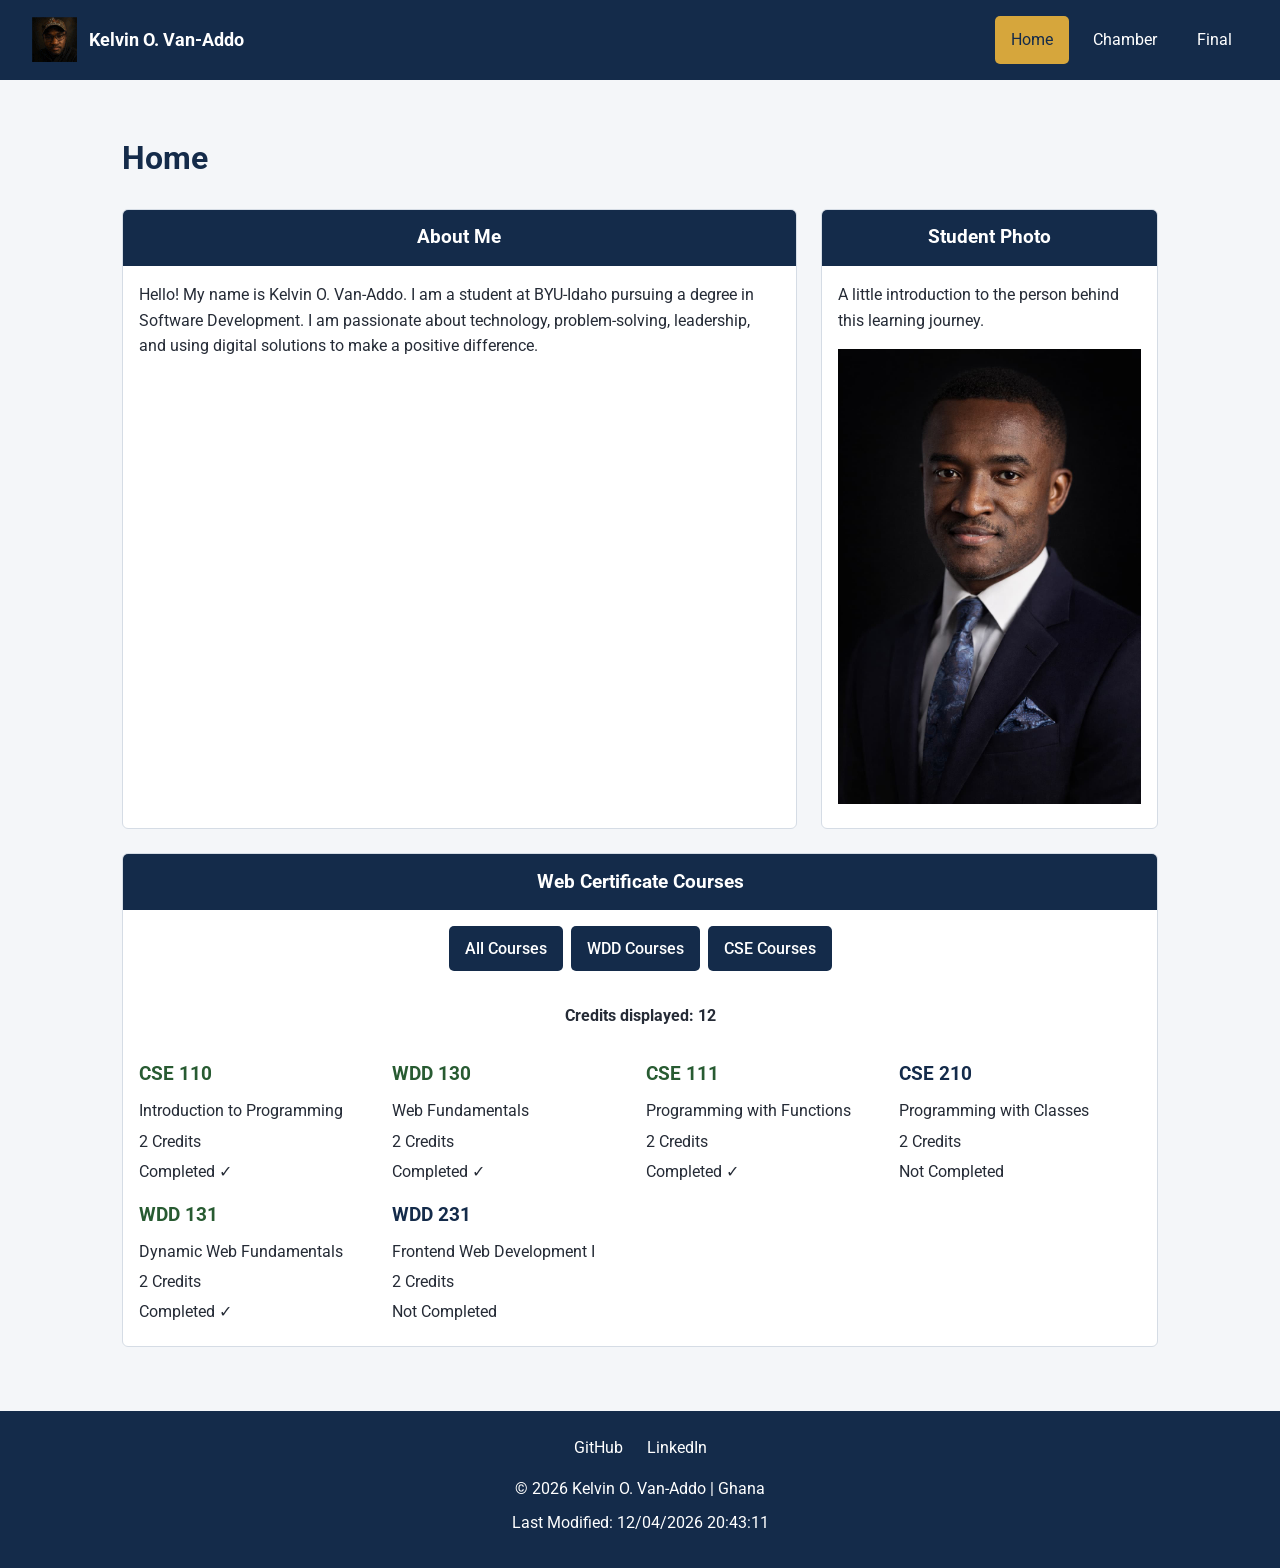
<file: index.html>
<!DOCTYPE html>
<html lang="en">

<head>
    <meta charset="UTF-8">
    <meta name="viewport" content="width=device-width, initial-scale=1.0">

    <meta name="description" content="Kelvin O. Van-Addo's WDD 231 course home page at BYU-Idaho.">
    <meta name="author" content="Kelvin O. Van-Addo">

    <title>WDD 231 | Kelvin O. Van-Addo</title>

    <!-- Google Font -->
    <link rel="preconnect" href="https://fonts.googleapis.com">
    <link rel="preconnect" href="https://fonts.gstatic.com" crossorigin>
    <link href="https://fonts.googleapis.com/css2?family=Roboto:wght@400;500;700&display=swap" rel="stylesheet">

    <!-- CSS -->
    <link rel="stylesheet" href="styles/normalize.css">
    <link rel="stylesheet" href="styles/small.css">
    <link rel="stylesheet" href="styles/larger.css">

    <!-- JavaScript -->
    <script src="scripts/navigation.js" defer></script>
    <script src="scripts/date.js" defer></script>
    <script src="scripts/courses.js" defer></script>
</head>

<body>

    <header>
        <div class="site-brand">
            <img src="images/logo.svg" alt="Kelvin O. Van-Addo logo" width="50" height="50">
            <span>Kelvin O. Van-Addo</span>
        </div>

        <button
            id="menu-button"
            type="button"
            aria-label="Open navigation menu"
            aria-expanded="false"
            aria-controls="primary-nav">
            ☰
        </button>

        <nav id="primary-nav">
            <a href="index.html" class="active" aria-current="page">Home</a>
            <a href="#">Chamber</a>
            <a href="#">Final</a>
        </nav>
    </header>

    <main>
        <h1>Home</h1>

        <div class="home-grid">

            <section class="about-section">
                <h2>About Me</h2>
                <div class="section-content">
                    <p>
                        Hello! My name is Kelvin O. Van-Addo. I am a student
                        at BYU-Idaho pursuing a degree in Software Development.
                        I am passionate about technology, problem-solving,
                        leadership, and using digital solutions to make a
                        positive difference.
                    </p>
                </div>
            </section>

            <section class="photo-section">
                <h2>Student Photo</h2>
                <div class="section-content">
                    <p>
                        A little introduction to the person behind this
                        learning journey.
                    </p>
                    <img src="images/portrait.jpg" alt="Portrait of Kelvin O. Van-Addo" loading="lazy">
                </div>
            </section>

            <section class="certificate-section">
                <h2>Web Certificate Courses</h2>

                <div class="course-filters">
                    <button type="button" id="all-courses">All Courses</button>
                    <button type="button" id="wdd-courses">WDD Courses</button>
                    <button type="button" id="cse-courses">CSE Courses</button>
                </div>

                <p id="credit-count">Credits displayed: 0</p>

                <div id="course-container" class="course-grid">
                    <!-- JavaScript will display the courses here -->
                </div>
            </section>

        </div>
    </main>

    <footer>
        <div class="social-links">
            <a href="https://github.com/KOVan-Addo/wdd231" target="_blank" rel="noopener noreferrer">
                GitHub
            </a>
            <a href="https://www.linkedin.com/in/kelvin-o-van-addo-b3ab91188/" target="_blank" rel="noopener noreferrer">
                LinkedIn
            </a>
        </div>

        <p>
            &copy; <span id="currentyear"></span> Kelvin O. Van-Addo
            | Ghana
        </p>

        <p id="lastModified"></p>
    </footer>

</body>

</html>
</file>
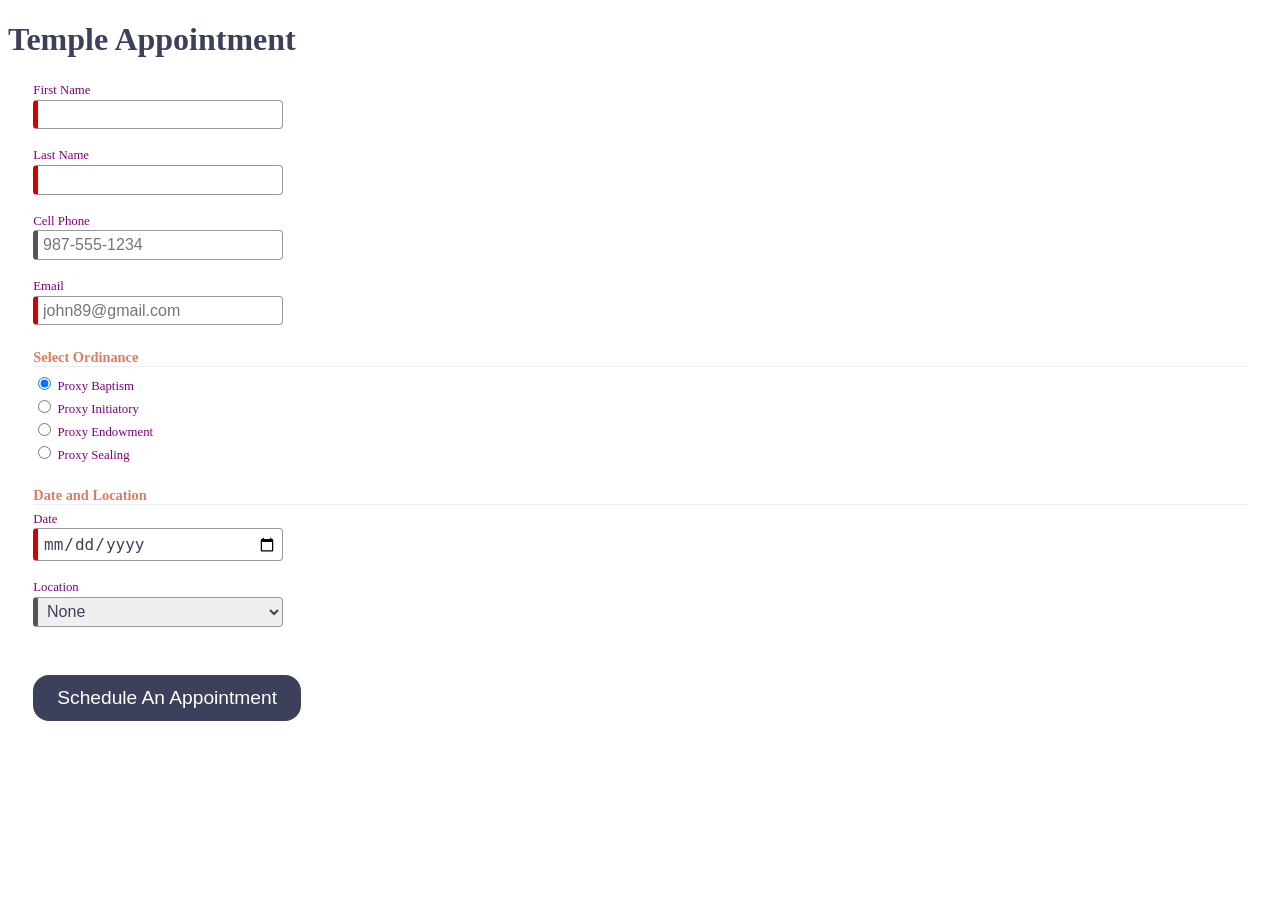
<file: startHere/index.html>
<!DOCTYPE html>
<html lang="en">

<head>
  <meta charset="UTF-8">
  <meta name="viewport" content="width=device-width, initial-scale=1.0">
  <meta name="description" content="Web Lab Start File">
  <meta name="author" content="Paul Cheney">

  <link rel="stylesheet" href="styles/small.css">
  <link rel="stylesheet" href="styles/large.css">

  <title>Web Lab Start File</title>
</head>

<body>

  <main>
    <h1>Temple Appointment</h1>

    <form method="GET" action="thanks.html" class="designOne">
      <label>First Name <input type="text" name="first" required autocomplete="given-name" title="Your First Name"></label>
        <label>Last Name <input type="text" name="last" required autocomplete="family-name" title="Your Last Name"></label>
        <label>Cell Phone <input type="tel" name="phone"  autocomplete="tel" title="A Phone Number with dashes" placeholder="987-555-1234" ></label>
        <label>Email <input type="email" name="email" required placeholder="john89@gmail.com"  title="Your Email" autocomplete="email"></label>
  

        <h3>Select Ordinance</h3>
        <label><input type="radio" name="ordinance" value="Baptism" checked> Proxy Baptism</label>
        <label><input type="radio" name="ordinance" value="Initiatory"> Proxy Initiatory</label>
        <label><input type="radio" name="ordinance" value="Endowment"> Proxy Endowment</label>
        <label><input type="radio" name="ordinance" value="Sealing"> Proxy Sealing</label>

        
        <h3>Date and Location</h3>
        <label>Date <input type="date" name="date" required></label>

        <label>Location
          <select name="location" required>
            <option value="">None</option>
            <option value="Payson">Payson</option>
            <option value="Orem">Orem</option>
            <option value="Provo City Center">Provo City Center</option>
        </label>

        <input type="submit" value="Schedule An Appointment">
    </form>

    
  </main>

</body>
</html>
</file>
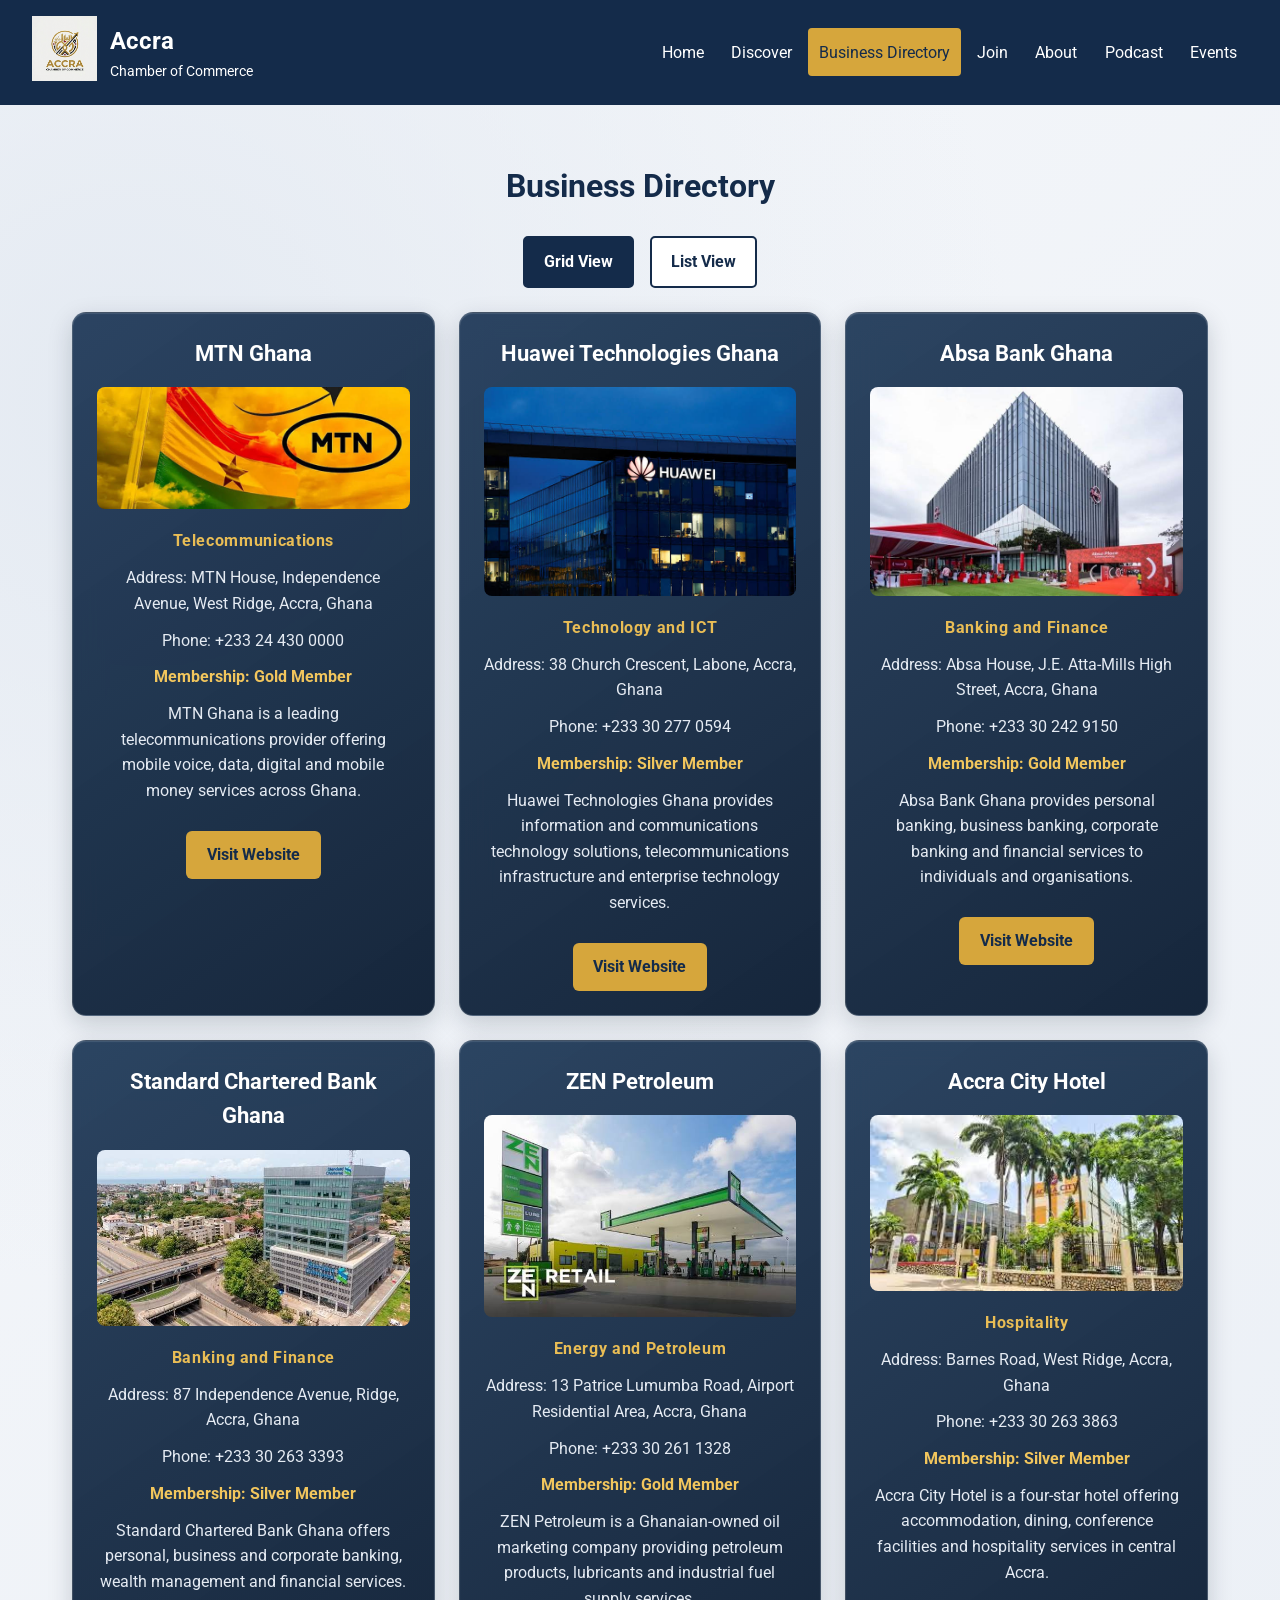
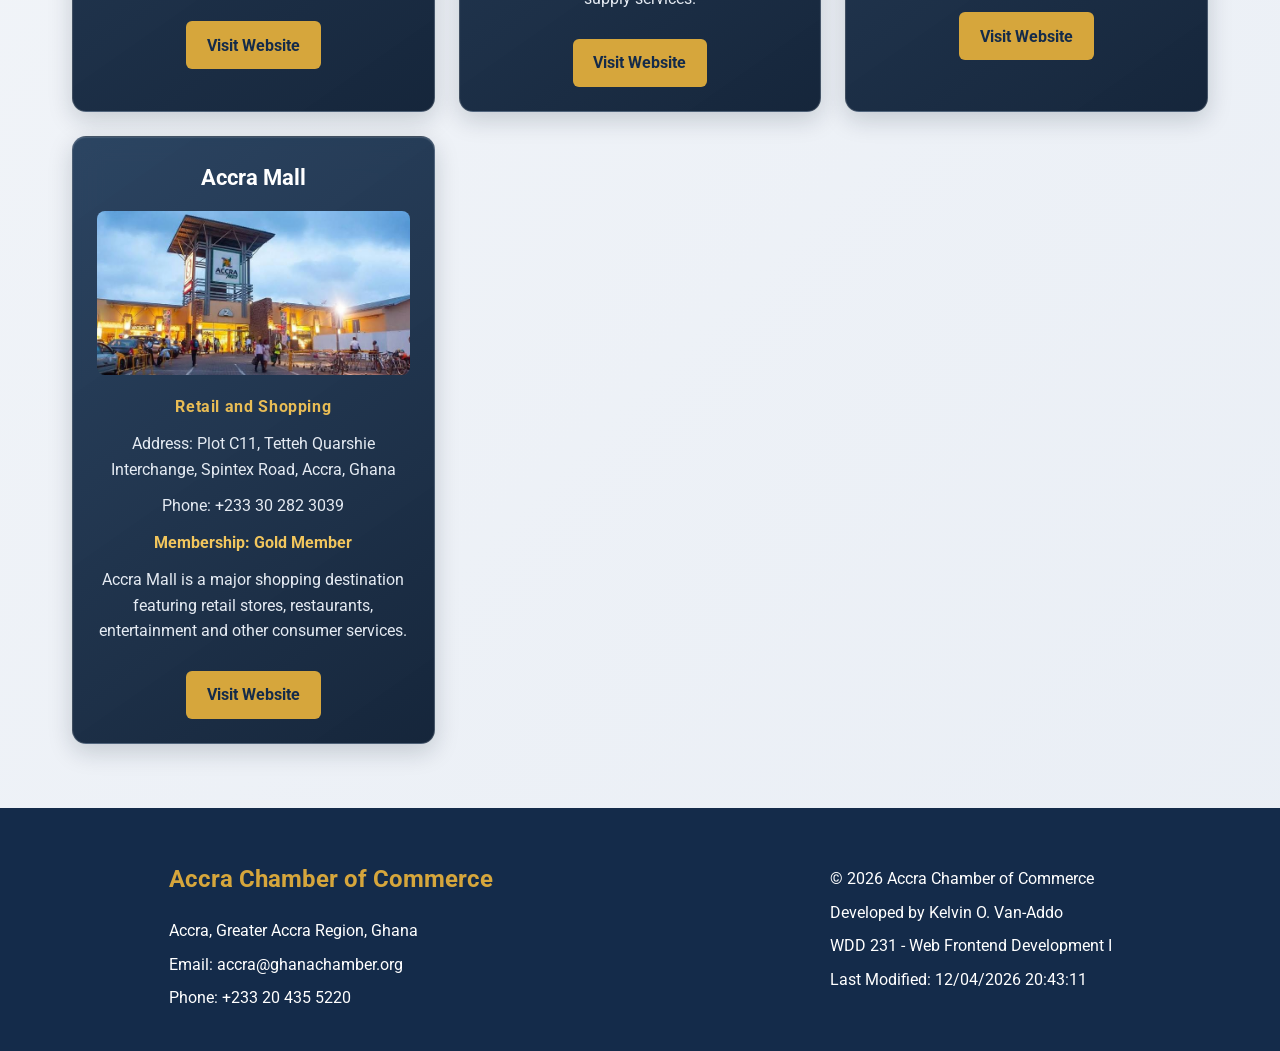
<file: chamber/directory.html>
<!DOCTYPE html>
<html lang="en">

<head>
    <meta charset="UTF-8">
    <meta name="viewport" content="width=device-width, initial-scale=1.0">

    <meta name="description"
        content="Explore the Accra Chamber of Commerce business directory. Discover businesses, services, and opportunities across Accra, Ghana.">
    <meta name="author" content="Kelvin O. Van-Addo">

    <title>Business Directory | Accra Chamber of Commerce</title>

    <!-- Favicon -->
    <link rel="icon" href="images/favicon.ico">

    <!-- Facebook / Open Graph Meta Tags -->
    <meta property="og:title" content="Accra Chamber of Commerce | Business Directory">
    <meta property="og:description"
        content="Discover businesses, services, and opportunities across Accra, Ghana. Connect with local businesses through our directory.">
    <meta property="og:image" content="https://kovan-addo.github.io/wdd231/chamber/images/chamber-social.jpg">
    <meta property="og:url" content="https://kovan-addo.github.io/wdd231/chamber/directory.html">
    <meta property="og:type" content="website">

    <!-- Google Fonts: Roboto -->
    <link rel="preconnect" href="https://fonts.googleapis.com">
    <link rel="preconnect" href="https://fonts.gstatic.com" crossorigin>
    <link href="https://fonts.googleapis.com/css2?family=Roboto:wght@400;500;700&display=swap" rel="stylesheet">

    <!-- CSS Files -->
    <link rel="stylesheet" href="styles/normalize.css">
    <link rel="stylesheet" href="styles/small.css">
    <link rel="stylesheet" href="styles/large.css">

    <!-- JavaScript Files -->
    <script src="scripts/navigation.js" defer></script>
    <script src="scripts/date.js" defer></script>
    <script src="scripts/directory.js" defer></script>
</head>

<body>

    <header>
        <div class="site-branding">
            <a href="index.html" class="logo">
                <img src="images/chamber-logo.png" alt="Accra Chamber of Commerce logo">
            </a>

            <div class="site-name">
                <span>Accra</span>
                <p>Chamber of Commerce</p>
            </div>
        </div>

        <button id="menu-button" aria-label="Open navigation menu" aria-expanded="false">
            ☰
        </button>

        <nav id="main-navigation">
            <ul>
                <li><a href="index.html">Home</a></li>
                <li><a href="discover.html">Discover</a></li>
                <li><a href="directory.html" class="active" aria-current="page">Business Directory</a></li>
                <li><a href="join.html">Join</a></li>
                <li><a href="about.html">About</a></li>
                <li><a href="podcast.html">Podcast</a></li>
                <li><a href="events.html">Events</a></li>
            </ul>
        </nav>
    </header>

    <main>
        <h1>Business Directory</h1>

        <div class="directory-controls">
            <button id="grid-view" class="active" aria-label="Display businesses in grid view" aria-pressed="true">
                Grid View
            </button>

            <button id="list-view" aria-label="Display businesses in list view" aria-pressed="false">
                List View
            </button>
        </div>

        <div id="members-container" class="grid-view">
            <!-- Business information will be loaded here from members.json -->
        </div>
    </main>

    <footer>
        <div class="contact-information">
            <h2>Accra Chamber of Commerce</h2>
            <p>Accra, Greater Accra Region, Ghana</p>
            <p>Email: accra@ghanachamber.org</p>
            <p>Phone: +233 20 435 5220</p>
        </div>

        <div class="development-information">
            <p>&copy; <span id="current-year"></span> Accra Chamber of Commerce</p>
            <p>Developed by Kelvin O. Van-Addo</p>
            <p>WDD 231 - Web Frontend Development I</p>
            <p>Last Modified: <span id="last-modified"></span></p>
        </div>
    </footer>

</body>

</html>
</file>
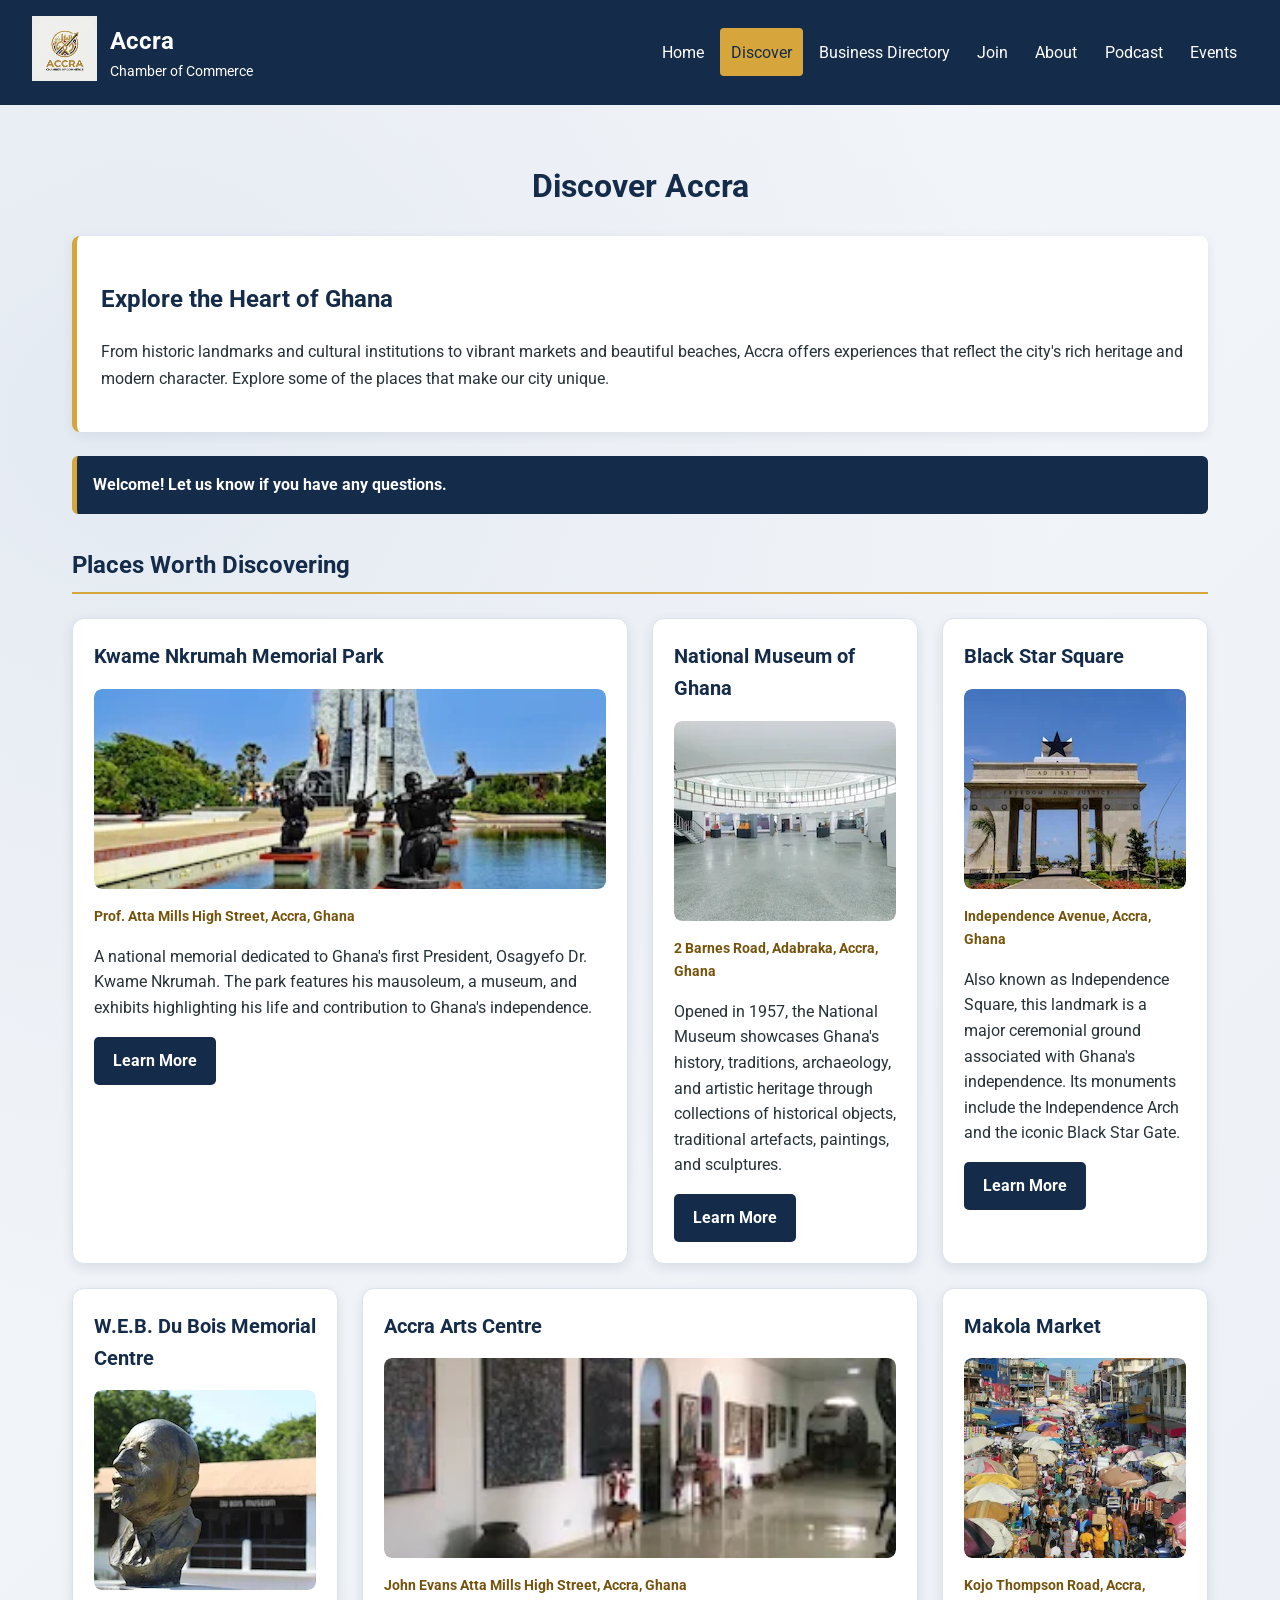
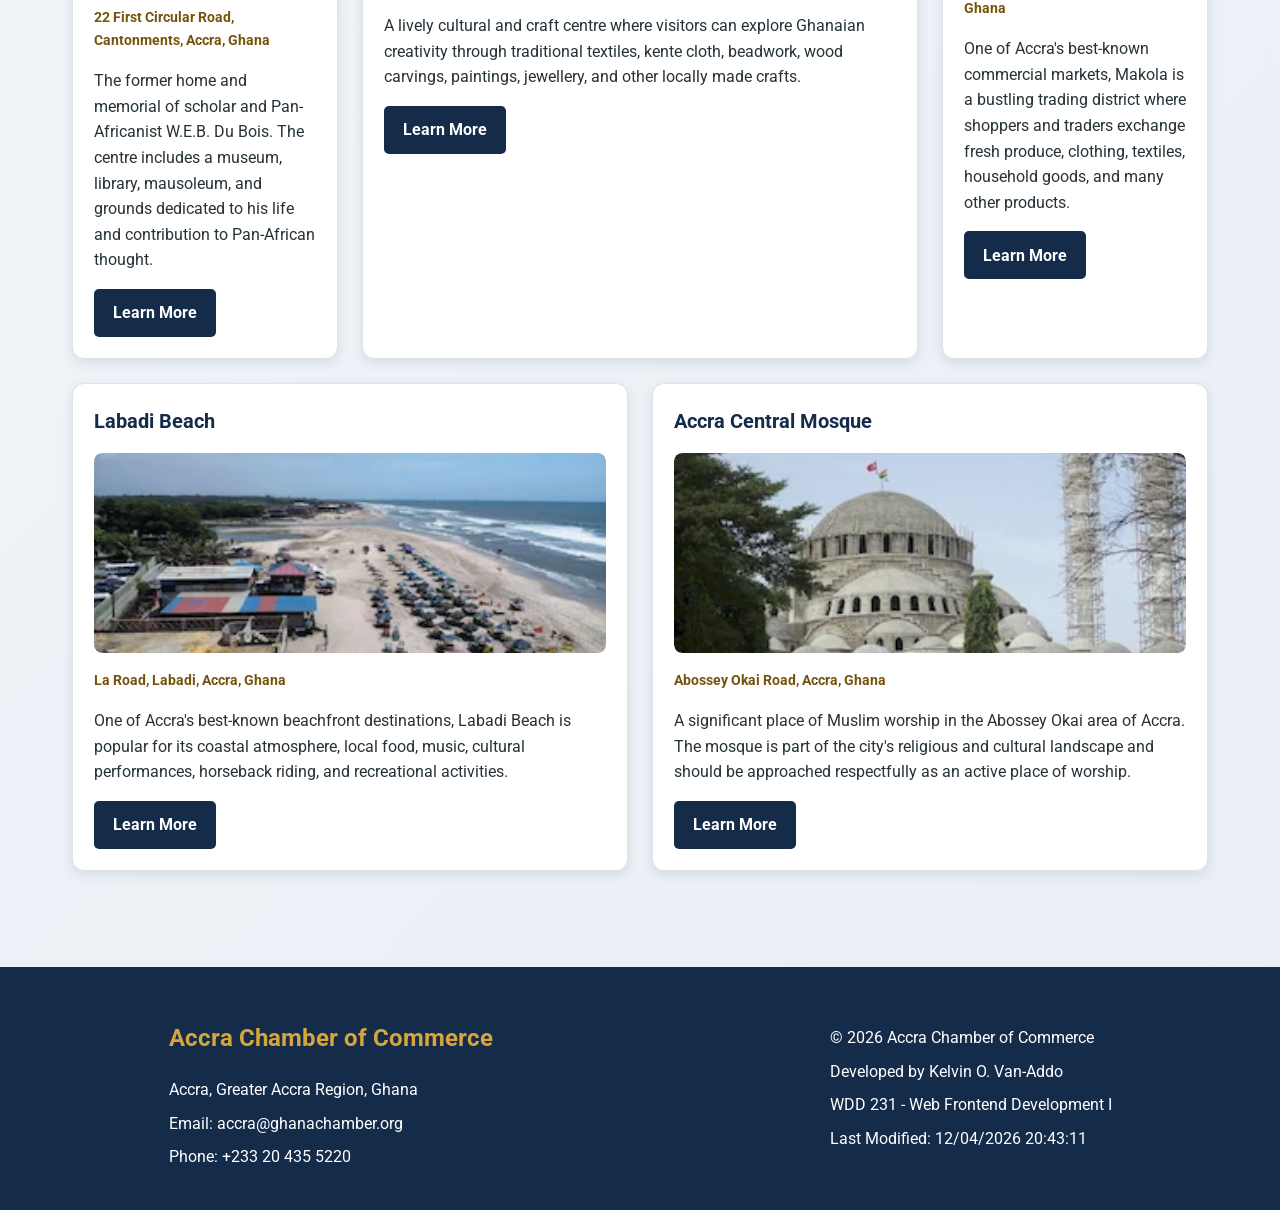
<file: chamber/discover.html>
<!DOCTYPE html>
<html lang="en">

<head>
    <meta charset="UTF-8">
    <meta name="viewport" content="width=device-width, initial-scale=1.0">

    <meta name="description"
        content="Explore Accra's notable landmarks, cultural attractions, recreational spaces and places of interest through the Accra Chamber of Commerce Discover page.">

    <meta name="author" content="Kelvin O. Van-Addo">

    <title>Discover Accra | Accra Chamber of Commerce</title>

    <!-- Favicon -->
    <link rel="icon" href="images/favicon.ico">

    <!-- Open Graph Metadata -->
    <meta property="og:title" content="Discover Accra | Accra Chamber of Commerce">
    <meta property="og:description"
        content="Explore the landmarks, attractions and places that make Accra a vibrant destination for business and visitors.">
    <meta property="og:image" content="https://kovan-addo.github.io/wdd231/chamber/images/chamber-social.jpg">
    <meta property="og:url" content="https://kovan-addo.github.io/wdd231/chamber/discover.html">
    <meta property="og:type" content="website">

    <!-- Google Fonts: Roboto -->
    <link rel="preconnect" href="https://fonts.googleapis.com">
    <link rel="preconnect" href="https://fonts.gstatic.com" crossorigin>
    <link href="https://fonts.googleapis.com/css2?family=Roboto:wght@400;500;700&display=swap" rel="stylesheet">

    <!-- CSS Files -->
    <link rel="stylesheet" href="styles/normalize.css">
    <link rel="stylesheet" href="styles/small.css">
    <link rel="stylesheet" href="styles/large.css">

    <!-- JavaScript Files -->
    <script src="scripts/navigation.js" defer></script>
    <script src="scripts/date.js" defer></script>
    <script type="module" src="scripts/discover.js"></script>
</head>


<body>

    <header>
        <div class="site-branding">
            <a href="index.html" class="logo">
                <img src="images/chamber-logo.png" alt="Accra Chamber of Commerce logo">
            </a>

            <div class="site-name">
                <span>Accra</span>
                <p>Chamber of Commerce</p>
            </div>
        </div>

        <button id="menu-button" aria-label="Open navigation menu" aria-controls="main-navigation" aria-expanded="false">
            ☰
        </button>

        <nav id="main-navigation">
            <ul>
                <li><a href="index.html">Home</a></li>
                <li><a href="discover.html" class="active" aria-current="page">Discover</a></li>
                <li><a href="directory.html">Business Directory</a></li>
                <li><a href="join.html">Join</a></li>
                <li><a href="about.html">About</a></li>
                <li><a href="podcast.html">Podcast</a></li>
                <li><a href="events.html">Events</a></li>
            </ul>

        </nav>
    </header>

    <main>
        <h1>Discover Accra</h1>
    
        <!-- Introduction -->
        <section class="discover-intro">
            <h2>Explore the Heart of Ghana</h2>
            <p>
                From historic landmarks and cultural institutions to vibrant
                markets and beautiful beaches, Accra offers experiences that
                reflect the city's rich heritage and modern character.
                Explore some of the places that make our city unique.
            </p>
        </section>
    
        <!-- Visitor Message -->
        <aside id="visit-message" class="visit-message" aria-live="polite"></aside>
    
        <!-- Attraction Cards -->
        <section class="discover-section">
            <h2>Places Worth Discovering</h2>
    
            <div id="attraction-grid" class="attraction-grid">
                <!-- Attraction cards are generated dynamically by discover.js -->
            </div>
        </section>
    </main>


    <footer>
        <div class="contact-information">
            <h2>Accra Chamber of Commerce</h2>
            <p>Accra, Greater Accra Region, Ghana</p>
            <p>Email: accra@ghanachamber.org</p>
            <p>Phone: +233 20 435 5220</p>
        </div>

        <div class="development-information">
            <p>&copy; <span id="current-year"></span> Accra Chamber of Commerce</p>
            <p>Developed by Kelvin O. Van-Addo</p>
            <p>WDD 231 - Web Frontend Development I</p>
            <p>Last Modified: <span id="last-modified"></span></p>
        </div>
    </footer>

</body>

</html>
</file>
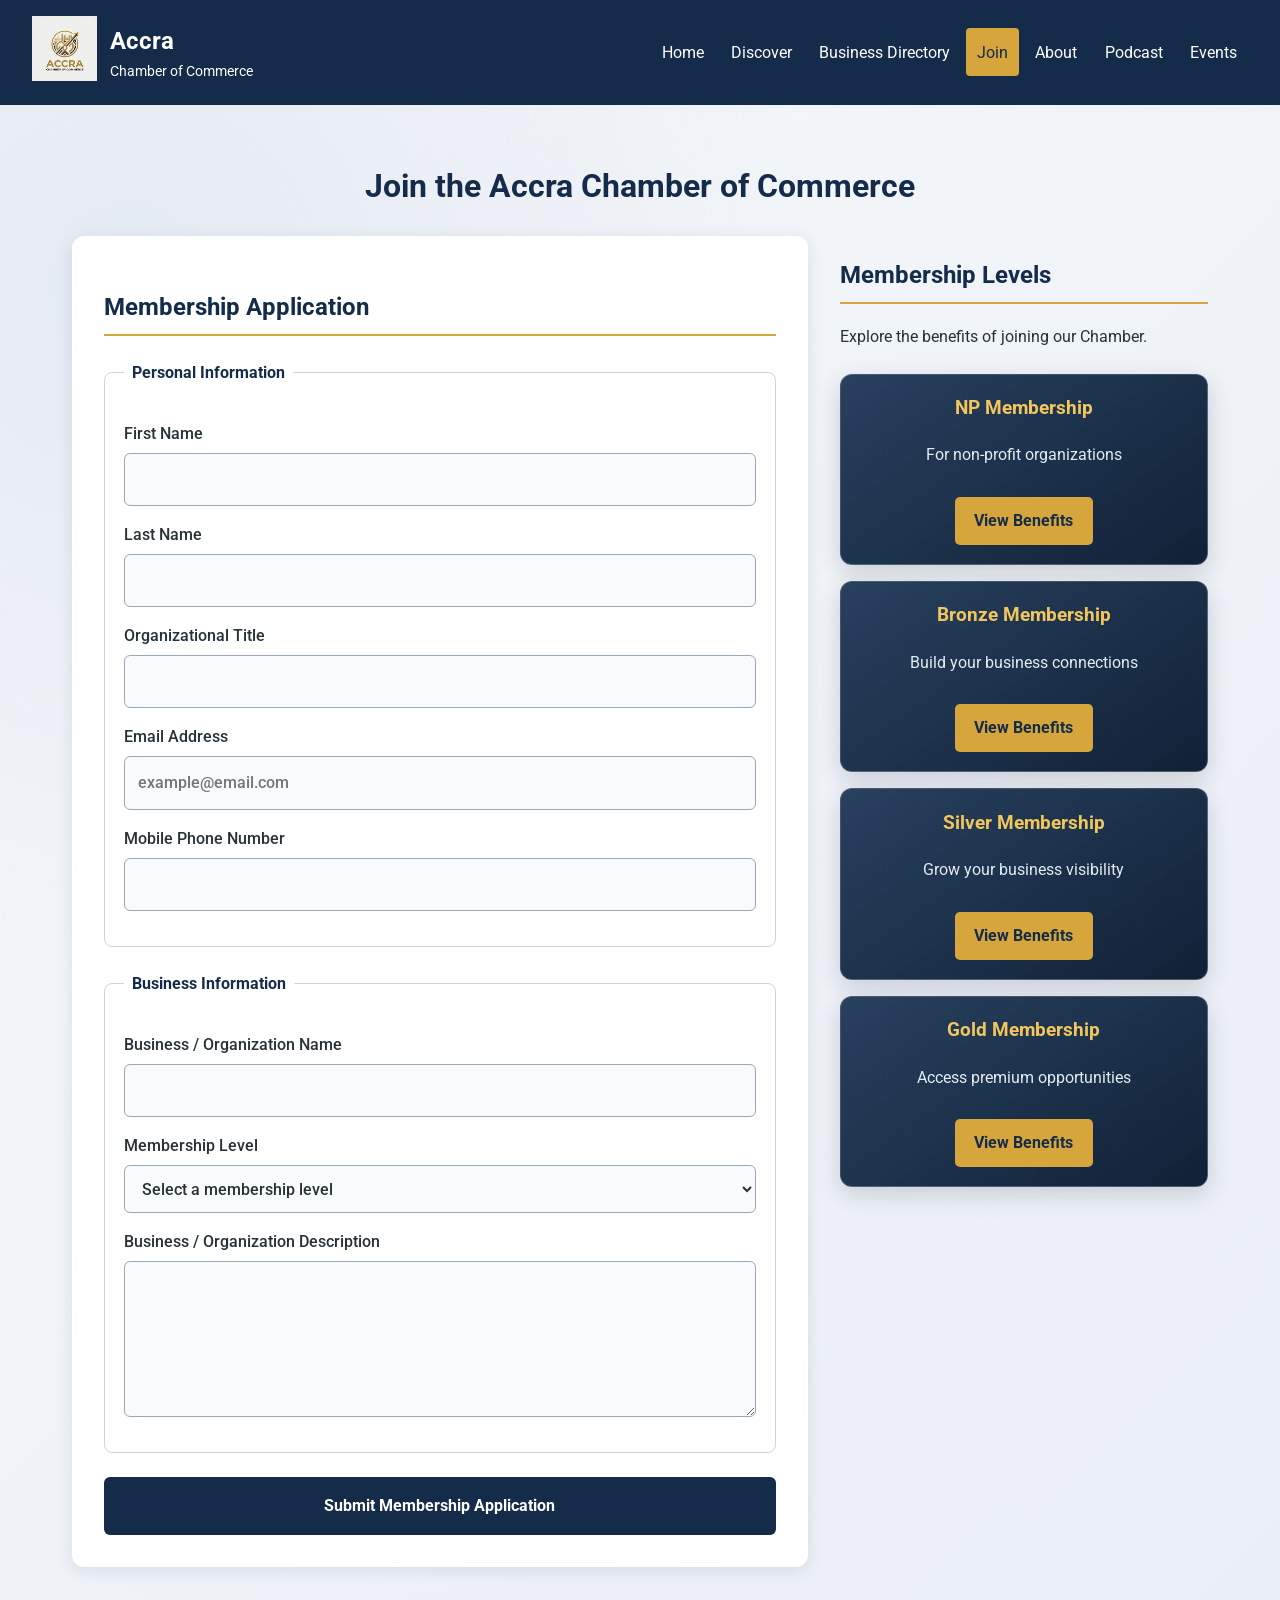
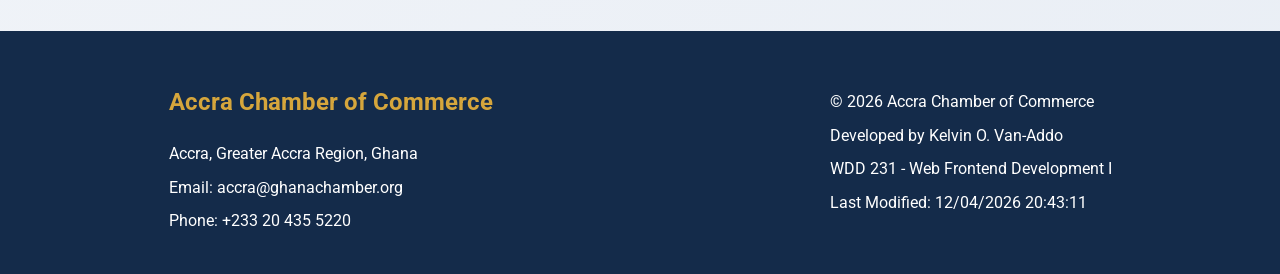
<file: chamber/join.html>
<!DOCTYPE html>
<html lang="en">

<head>
    <meta charset="UTF-8">
    <meta name="viewport" content="width=device-width, initial-scale=1.0">

    <meta name="description"
        content="Apply for membership with the Accra Chamber of Commerce. Explore membership opportunities and benefits for your business or organization in Accra, Ghana.">
    <meta name="author" content="Kelvin O. Van-Addo">

    <title>Join | Accra Chamber of Commerce</title>

    <!-- Favicon -->
    <link rel="icon" href="images/favicon.ico">

    <!-- Facebook / Open Graph Meta Tags -->
    <meta property="og:title" content="Join the Accra Chamber of Commerce">
    <meta property="og:description"
        content="Become a member of the Accra Chamber of Commerce and connect with business opportunities across Accra, Ghana.">
    <meta property="og:image" content="https://kovan-addo.github.io/wdd231/chamber/images/chamber-social.jpg">
    <meta property="og:url" content="https://kovan-addo.github.io/wdd231/chamber/join.html">
    <meta property="og:type" content="website">

    <!-- Google Fonts: Roboto -->
    <link rel="preconnect" href="https://fonts.googleapis.com">
    <link rel="preconnect" href="https://fonts.gstatic.com" crossorigin>
    <link href="https://fonts.googleapis.com/css2?family=Roboto:wght@400;500;700&display=swap" rel="stylesheet">

    <!-- CSS Files -->
    <link rel="stylesheet" href="styles/normalize.css">
    <link rel="stylesheet" href="styles/small.css">
    <link rel="stylesheet" href="styles/large.css">

    <!-- JavaScript Files -->
    <script src="scripts/navigation.js" defer></script>
    <script src="scripts/date.js" defer></script>
    <script src="scripts/join.js" defer></script>
</head>

<body>

    <!-- HEADER -->
    <header>
        <div class="site-branding">
            <a href="index.html" class="logo">
                <img src="images/chamber-logo.png" alt="Accra Chamber of Commerce logo">
            </a>

            <div class="site-name">
                <span>Accra</span>
                <p>Chamber of Commerce</p>
            </div>
        </div>

        <button id="menu-button" aria-label="Open navigation menu" aria-expanded="false">
            ☰
        </button>

        <nav id="main-navigation">
            <ul>
                <li><a href="index.html">Home</a></li>
                <li><a href="discover.html">Discover</a></li>
                <li><a href="directory.html">Business Directory</a></li>
                <li><a href="join.html" class="active" aria-current="page">Join</a></li>
                <li><a href="about.html">About</a></li>
                <li><a href="podcast.html">Podcast</a></li>
                <li><a href="events.html">Events</a></li>
            </ul>
        </nav>
    </header>

    <!-- MAIN CONTENT -->
    <main>
        <h1>Join the Accra Chamber of Commerce</h1>

        <div class="join-layout">

            <!-- MEMBERSHIP APPLICATION FORM -->
            <section class="membership-application">
                <h2>Membership Application</h2>

                <form method="get" action="thankyou.html">

                    <!-- PERSONAL INFORMATION -->
                    <fieldset>
                        <legend>Personal Information</legend>

                        <label for="first-name">
                            First Name
                            <input type="text" id="first-name" name="firstName" title="Enter your first name"
                                autocomplete="given-name" required>
                        </label>

                        <label for="last-name">
                            Last Name
                            <input type="text" id="last-name" name="lastName" title="Enter your last name"
                                autocomplete="family-name" required>
                        </label>

                        <label for="organization-title">
                            Organizational Title
                            <input type="text" id="organization-title" name="organizationTitle"
                                title="Enter your organizational title using at least seven letters, spaces, or hyphens"
                                autocomplete="organization-title" pattern="[A-Za-z -]{7,}">
                        </label>

                        <label for="email">
                            Email Address
                            <input type="email" id="email" name="email" title="Enter a valid email address"
                                autocomplete="email" placeholder="example@email.com" required>
                        </label>

                        <label for="phone">
                            Mobile Phone Number
                            <input type="tel" id="phone" name="phone" title="Enter your mobile phone number"
                                autocomplete="tel" required>
                        </label>

                    </fieldset>

                    <!-- BUSINESS INFORMATION -->
                    <fieldset>
                        <legend>Business Information</legend>

                        <label for="organization">
                            Business / Organization Name
                            <input type="text" id="organization" name="organization"
                                title="Enter your business or organization name" autocomplete="organization" required>
                        </label>

                        <label for="membership-level">
                            Membership Level
                            <select id="membership-level" name="membershipLevel"
                                title="Select your preferred membership level" required>
                                <option value="" disabled selected>
                                    Select a membership level
                                </option>
                                <option value="np">NP Membership</option>
                                <option value="bronze">Bronze Membership</option>
                                <option value="silver">Silver Membership</option>
                                <option value="gold">Gold Membership</option>
                            </select>
                        </label>

                        <label for="description">
                            Business / Organization Description
                            <textarea id="description" name="description"
                                title="Briefly describe your business or organization" rows="5"></textarea>
                        </label>

                    </fieldset>

                    <!-- HIDDEN TIMESTAMP -->
                    <input type="hidden" id="timestamp" name="timestamp">

                    <!-- SUBMIT BUTTON -->
                    <input type="submit" value="Submit Membership Application">

                </form>
            </section>

            <!-- MEMBERSHIP LEVEL CARDS -->
            <section class="membership-levels">
                <h2>Membership Levels</h2>
                <p>Explore the benefits of joining our Chamber.</p>

                <div class="membership-cards">

                    <!-- NP MEMBERSHIP CARD -->
                    <article class="membership-card np-card">
                        <h3>NP Membership</h3>
                        <p>For non-profit organizations</p>
                        <button type="button" data-modal="np-modal">
                            View Benefits
                        </button>
                    </article>

                    <!-- BRONZE MEMBERSHIP CARD -->
                    <article class="membership-card bronze-card">
                        <h3>Bronze Membership</h3>
                        <p>Build your business connections</p>
                        <button type="button" data-modal="bronze-modal">
                            View Benefits
                        </button>
                    </article>

                    <!-- SILVER MEMBERSHIP CARD -->
                    <article class="membership-card silver-card">
                        <h3>Silver Membership</h3>
                        <p>Grow your business visibility</p>
                        <button type="button" data-modal="silver-modal">
                            View Benefits
                        </button>
                    </article>

                    <!-- GOLD MEMBERSHIP CARD -->
                    <article class="membership-card gold-card">
                        <h3>Gold Membership</h3>
                        <p>Access premium opportunities</p>
                        <button type="button" data-modal="gold-modal">
                            View Benefits
                        </button>
                    </article>

                </div>
            </section>

        </div>
        <!-- END OF JOIN LAYOUT -->

        <!-- NP MEMBERSHIP DIALOG -->
        <dialog id="np-modal" class="membership-dialog" aria-labelledby="np-title">
            <div class="dialog-content">
                <button type="button" class="close-dialog" aria-label="Close NP membership details">&times;</button>

                <h2 id="np-title">NP Membership Benefits</h2>

                <p>
                    Designed for non-profit organizations seeking to connect
                    with the local business community.
                </p>

                <ul>
                    <li>Free membership with no annual fee.</li>
                    <li>Networking opportunities with other members.</li>
                    <li>Invitations to selected Chamber community events.</li>
                    <li>Access to general Chamber announcements and updates.</li>
                </ul>
            </div>
        </dialog>

        <!-- BRONZE MEMBERSHIP DIALOG -->
        <dialog id="bronze-modal" class="membership-dialog" aria-labelledby="bronze-title">
            <div class="dialog-content">
                <button type="button" class="close-dialog" aria-label="Close Bronze membership details">&times;</button>

                <h2 id="bronze-title">Bronze Membership Benefits</h2>

                <p>
                    A starting point for businesses looking to establish
                    valuable connections.
                </p>

                <ul>
                    <li>All applicable NP-level networking opportunities.</li>
                    <li>Business listing in the Chamber directory.</li>
                    <li>Member news and business updates.</li>
                    <li>Invitations to selected networking events.</li>
                </ul>
            </div>
        </dialog>

        <!-- SILVER MEMBERSHIP DIALOG -->
        <dialog id="silver-modal" class="membership-dialog" aria-labelledby="silver-title">
            <div class="dialog-content">
                <button type="button" class="close-dialog" aria-label="Close Silver membership details">&times;</button>

                <h2 id="silver-title">Silver Membership Benefits</h2>

                <p>
                    For businesses ready to strengthen their visibility
                    and develop their capabilities.
                </p>

                <ul>
                    <li>All Bronze membership benefits.</li>
                    <li>Discounted access to selected training programmes.</li>
                    <li>Additional promotional opportunities.</li>
                    <li>Discounts on selected Chamber events.</li>
                </ul>
            </div>
        </dialog>

        <!-- GOLD MEMBERSHIP DIALOG -->
        <dialog id="gold-modal" class="membership-dialog" aria-labelledby="gold-title">
            <div class="dialog-content">
                <button type="button" class="close-dialog" aria-label="Close Gold membership details">&times;</button>

                <h2 id="gold-title">Gold Membership Benefits</h2>

                <p>
                    Our premium membership option for businesses seeking
                    greater visibility and engagement.
                </p>

                <ul>
                    <li>All Silver membership benefits.</li>
                    <li>Priority business promotion opportunities.</li>
                    <li>Featured business spotlight opportunities.</li>
                    <li>Priority invitations to selected Chamber events.</li>
                    <li>Enhanced networking and partnership opportunities.</li>
                </ul>
            </div>
        </dialog>

    </main>

    <!-- FOOTER -->
    <footer>
        <div class="contact-information">
            <h2>Accra Chamber of Commerce</h2>
            <p>Accra, Greater Accra Region, Ghana</p>
            <p>Email: accra@ghanachamber.org</p>
            <p>Phone: +233 20 435 5220</p>
        </div>

        <div class="development-information">
            <p>&copy; <span id="current-year"></span> Accra Chamber of Commerce</p>
            <p>Developed by Kelvin O. Van-Addo</p>
            <p>WDD 231 - Web Frontend Development I</p>
            <p>Last Modified: <span id="last-modified"></span></p>
        </div>
    </footer>

</body>

</html>
</file>
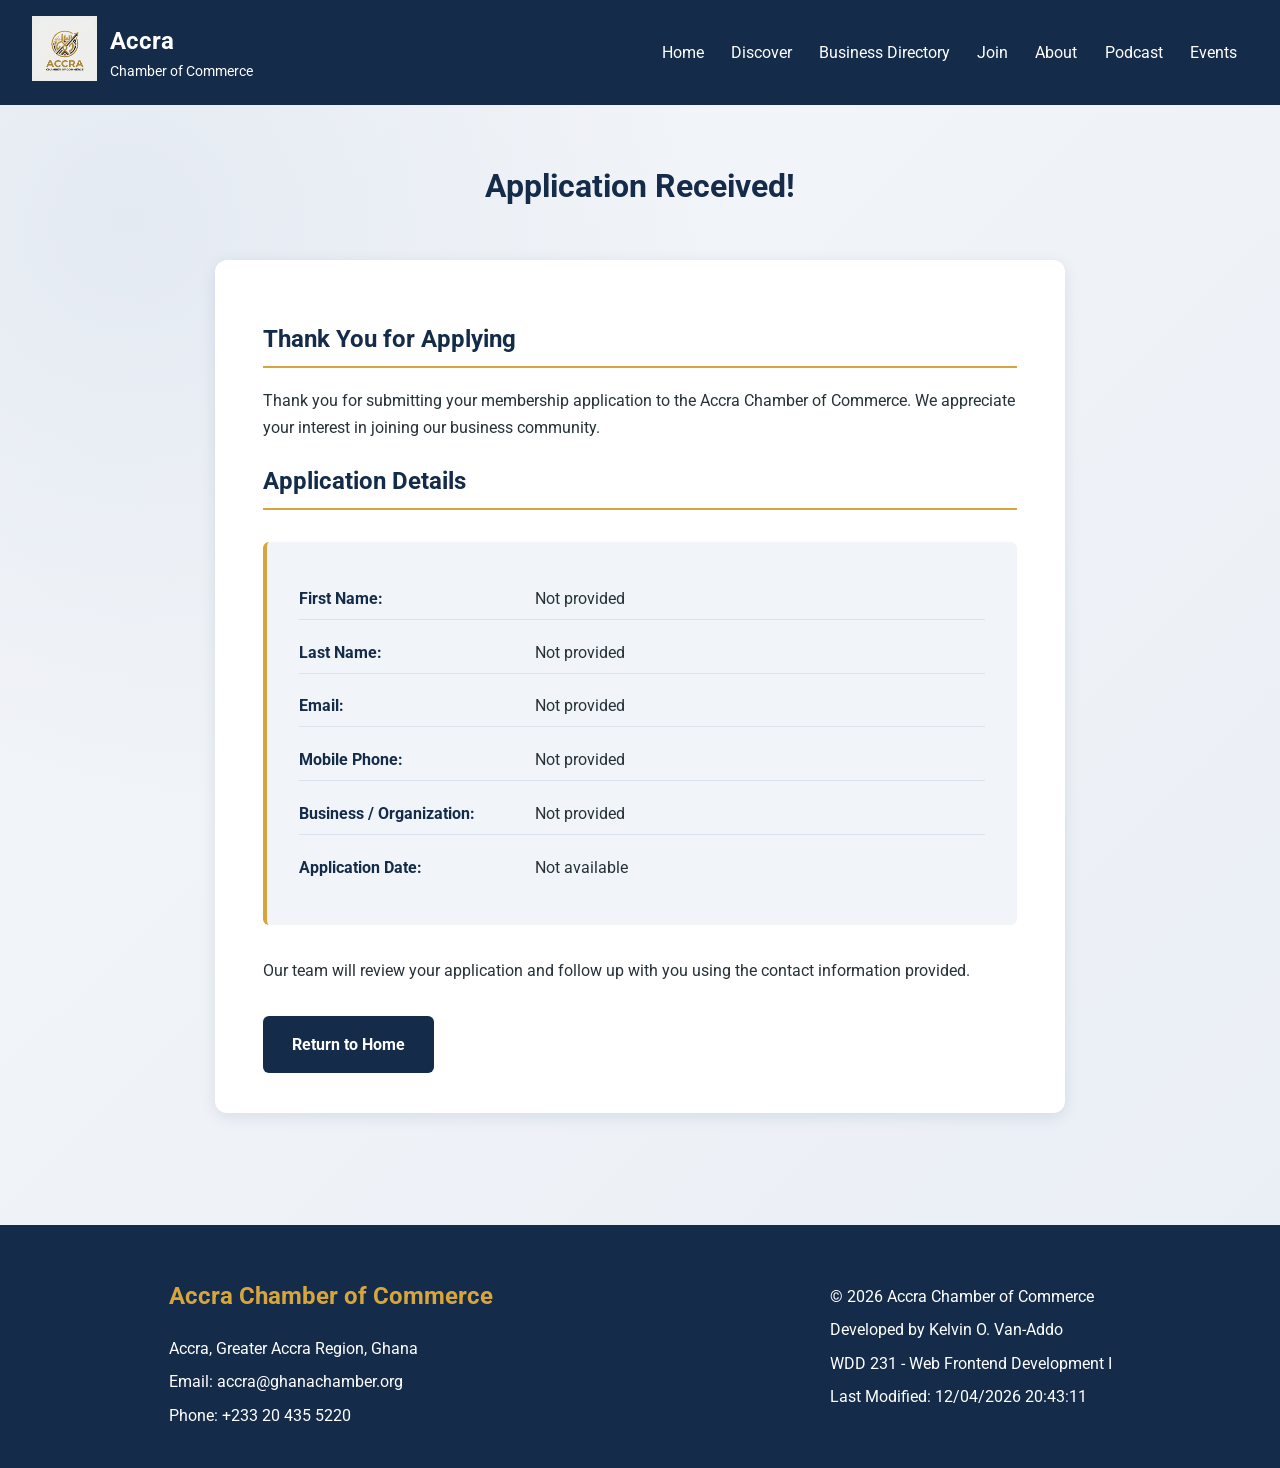
<file: chamber/thankyou.html>
<!DOCTYPE html>
<html lang="en">

<head>
    <meta charset="UTF-8">
    <meta name="viewport" content="width=device-width, initial-scale=1.0">

    <meta name="description"
        content="Thank you for applying for membership with the Accra Chamber of Commerce. Review your application details.">
    
    <title>Application Received | Accra Chamber of Commerce</title>

    <!-- Favicon -->
    <link rel="icon" href="images/favicon.ico">

    <meta property="og:title" content="Application Received | Accra Chamber of Commerce">
    <meta property="og:description"
        content="Your membership application has been received by the Accra Chamber of Commerce.">
    <meta property="og:image" content="https://kovan-addo.github.io/wdd231/chamber/images/chamber-social.jpg">
    <meta property="og:url" content="https://kovan-addo.github.io/wdd231/chamber/thankyou.html">
    <meta property="og:type" content="website">

    <!-- Google Fonts: Roboto -->
    <link rel="preconnect" href="https://fonts.googleapis.com">
    <link rel="preconnect" href="https://fonts.gstatic.com" crossorigin>
    <link href="https://fonts.googleapis.com/css2?family=Roboto:wght@400;500;700&display=swap" rel="stylesheet">

    <!-- CSS Files -->
    <link rel="stylesheet" href="styles/normalize.css">
    <link rel="stylesheet" href="styles/small.css">
    <link rel="stylesheet" href="styles/large.css">

    <!-- JavaScript Files -->
    <script src="scripts/navigation.js" defer></script>
    <script src="scripts/date.js" defer></script>
    <script src="scripts/join.js" defer></script>
    <script src="scripts/thankyou.js" defer></script>
</head>

<body>

    <!-- HEADER -->
    <header>
        <div class="site-branding">
            <a href="index.html" class="logo">
                <img src="images/chamber-logo.png" alt="Accra Chamber of Commerce logo">
            </a>

            <div class="site-name">
                <span>Accra</span>
                <p>Chamber of Commerce</p>
            </div>
        </div>

        <button id="menu-button" aria-label="Open navigation menu" aria-expanded="false">
            ☰
        </button>

        <nav id="main-navigation">
            <ul>
                <li><a href="index.html">Home</a></li>
                <li><a href="discover.html">Discover</a></li>
                <li><a href="directory.html">Business Directory</a></li>
                <li><a href="join.html">Join</a></li>
                <li><a href="about.html">About</a></li>
                <li><a href="podcast.html">Podcast</a></li>
                <li><a href="events.html">Events</a></li>
            </ul>
        </nav>
    </header>

    <!-- MAIN CONTENT -->
    <main>
        <h1>Application Received!</h1>
    
        <section class="application-confirmation">
            <h2>Thank You for Applying</h2>
    
            <p>
                Thank you for submitting your membership application
                to the Accra Chamber of Commerce. We appreciate your
                interest in joining our business community.
            </p>
    
            <h2>Application Details</h2>
    
            <div id="application-details">
                <!-- Applicant information will be displayed here -->
            </div>
    
            <p>
                Our team will review your application and follow up
                with you using the contact information provided.
            </p>
    
            <a href="index.html" class="return-home">
                Return to Home
            </a>
        </section>
    </main>

    <!-- FOOTER -->
    <footer>
        <div class="contact-information">
            <h2>Accra Chamber of Commerce</h2>
            <p>Accra, Greater Accra Region, Ghana</p>
            <p>Email: accra@ghanachamber.org</p>
            <p>Phone: +233 20 435 5220</p>
        </div>

        <div class="development-information">
            <p>&copy; <span id="current-year"></span> Accra Chamber of Commerce</p>
            <p>Developed by Kelvin O. Van-Addo</p>
            <p>WDD 231 - Web Frontend Development I</p>
            <p>Last Modified: <span id="last-modified"></span></p>
        </div>
    </footer>

</body>

</html>
</file>
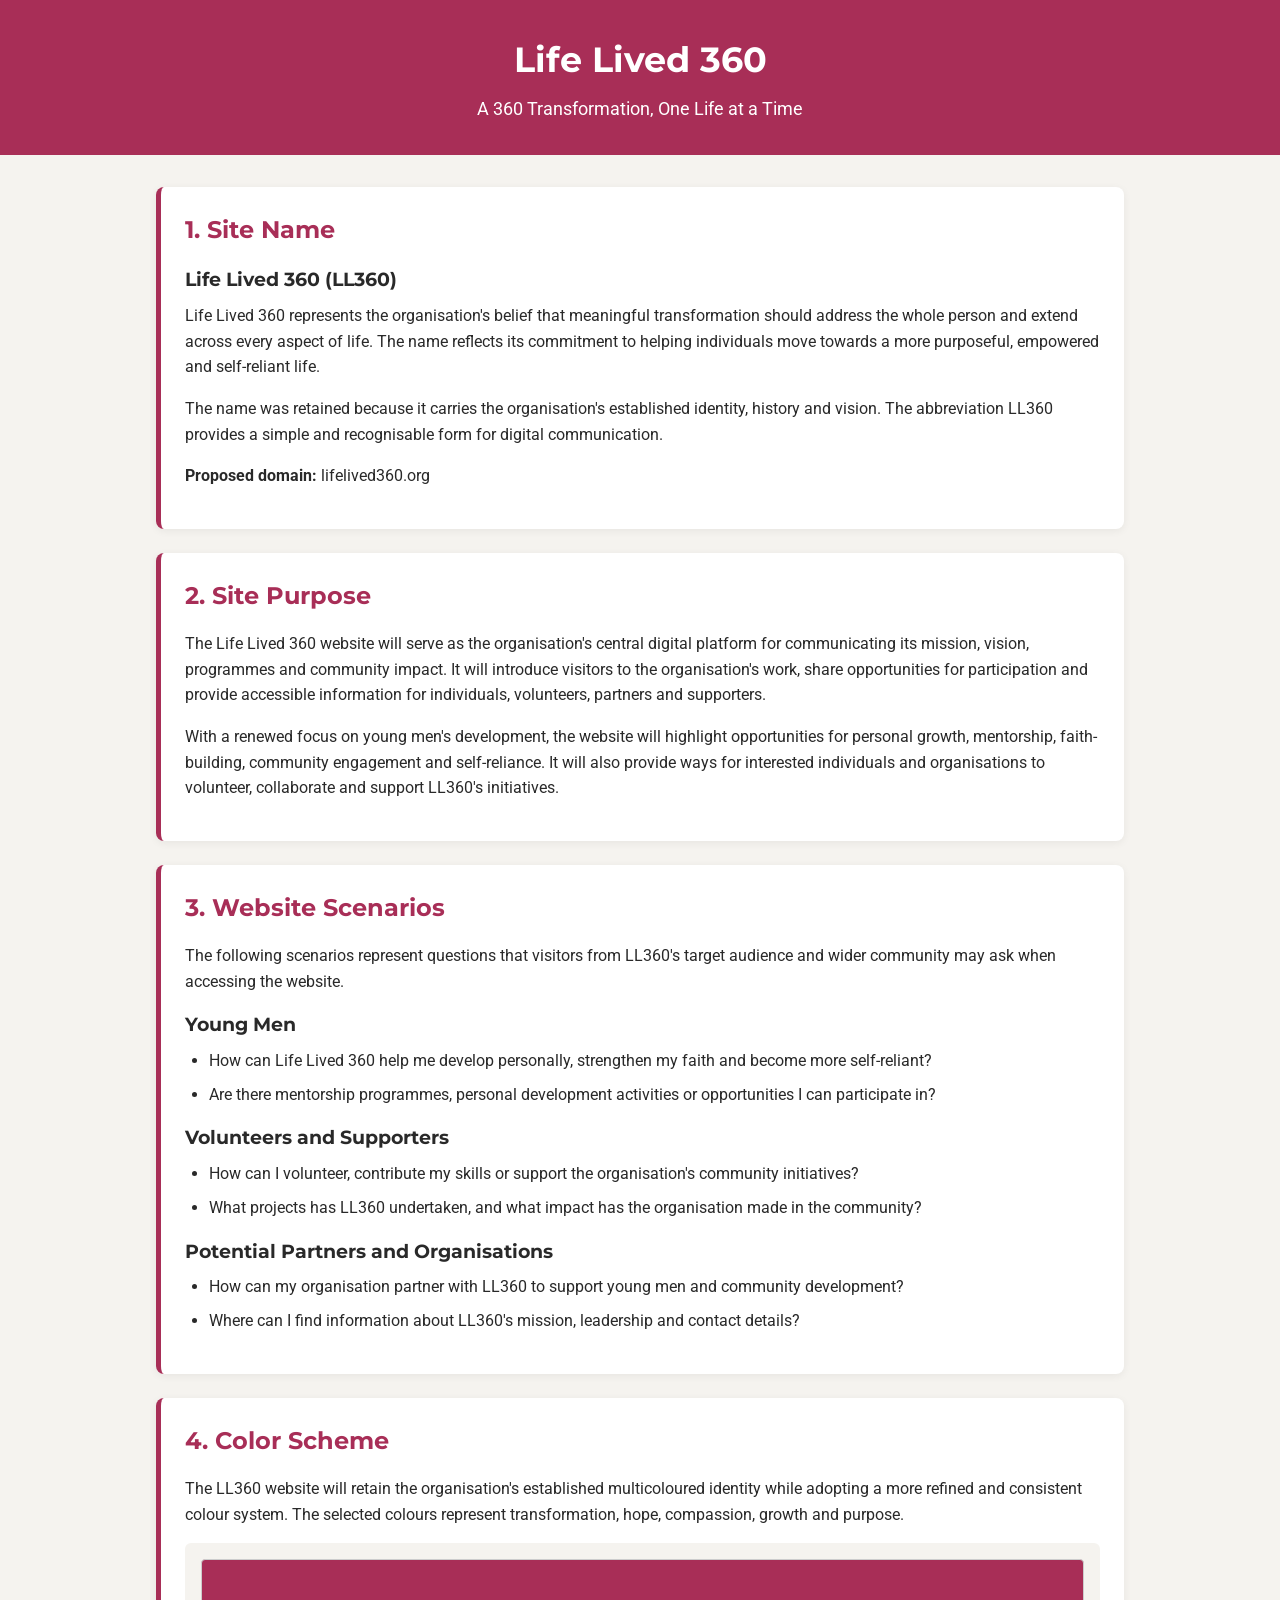
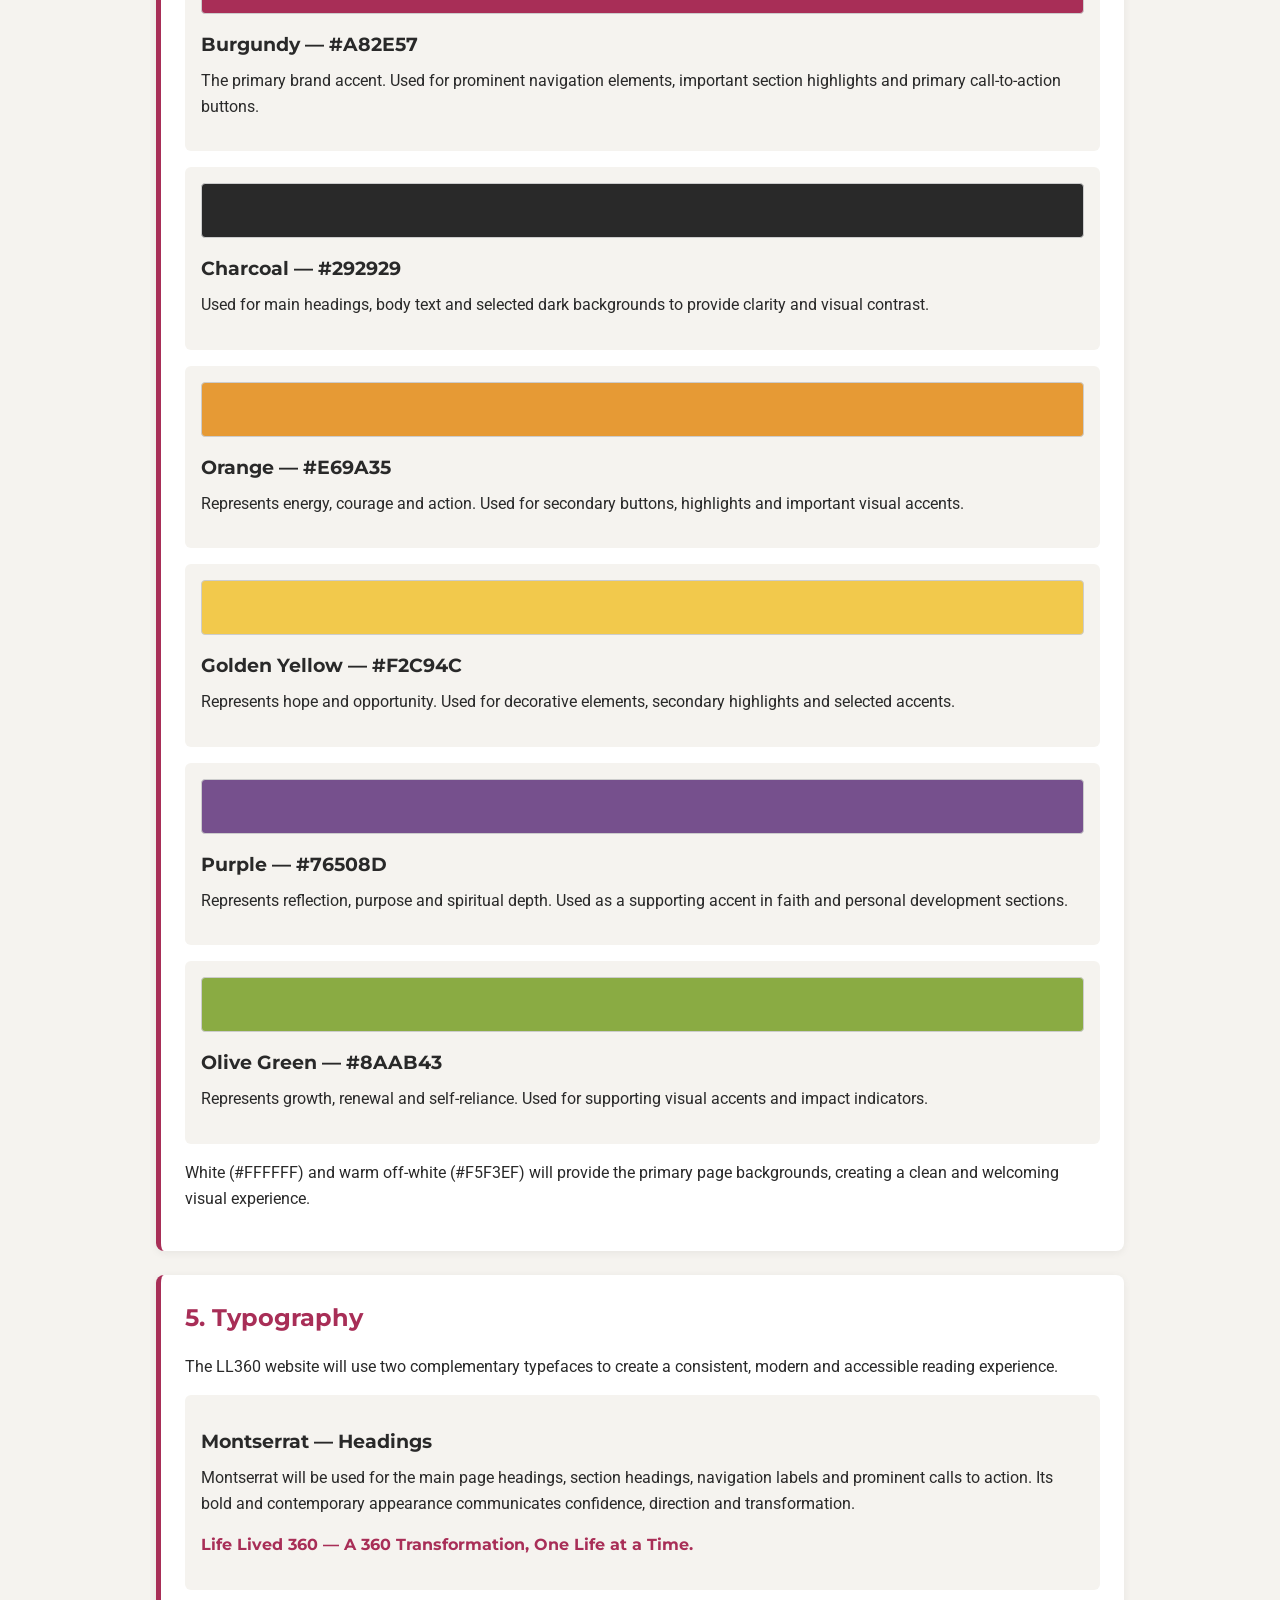
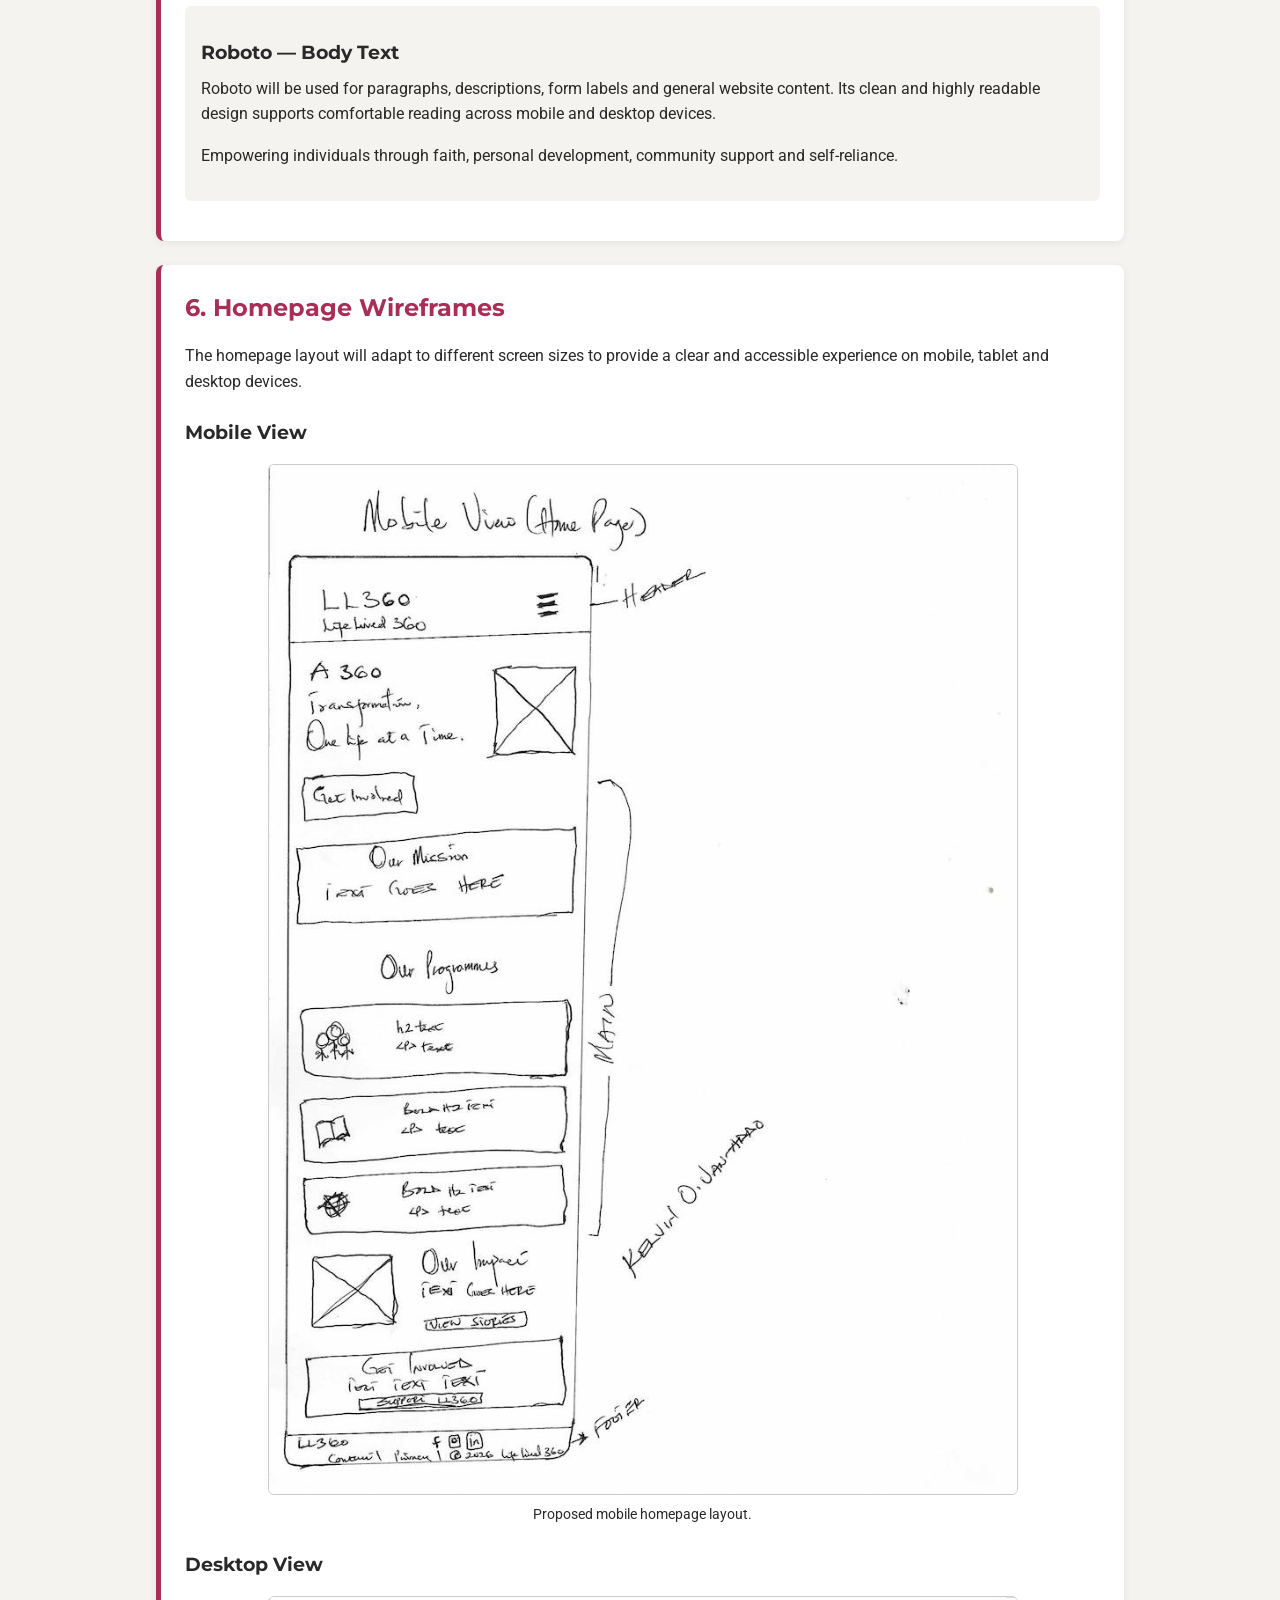
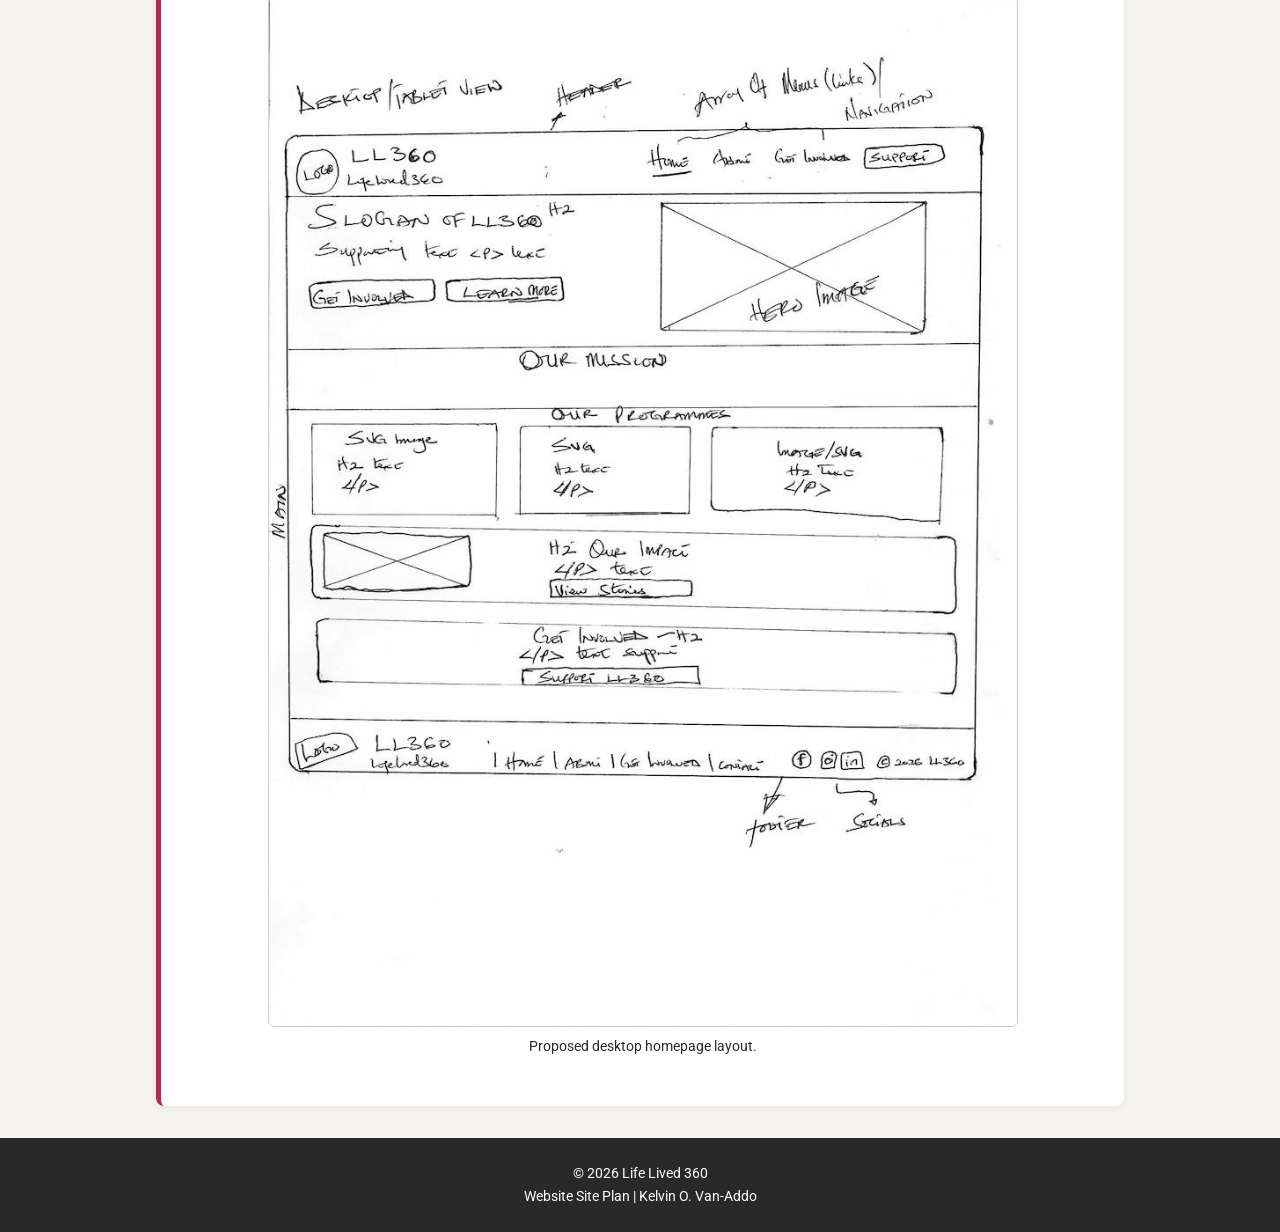
<file: ll360/site-plan.html>
<!DOCTYPE html>
<html lang="en">

<head>
    <meta charset="UTF-8">
    <meta name="viewport" content="width=device-width, initial-scale=1.0">
    <meta name="description"
        content="The website plan for Life Lived 360, a nonprofit organisation focused on transformation, faith, empowerment and self-reliance.">
    <meta name="author" content="Kelvin O. Van-Addo">

    <title>LL360 Website Site Plan | Life Lived 360</title>

    <link rel="preconnect" href="https://fonts.googleapis.com">
    <link rel="preconnect" href="https://fonts.gstatic.com" crossorigin>
    <link href="https://fonts.googleapis.com/css2?family=Montserrat:wght@400;500;600;700&family=Roboto:wght@400;500;700&display=swap" 
          rel="stylesheet">

    <link rel="stylesheet" href="styles/site-plan.css">
</head>

<body>
    <header>
        <h1>Life Lived 360</h1>
        <p>A 360 Transformation, One Life at a Time</p>
    </header>

    <main>
        <section id="site-name">
            <h2>1. Site Name</h2>

            <h3>Life Lived 360 (LL360)</h3>

            <p>
                Life Lived 360 represents the organisation's belief that
                meaningful transformation should address the whole person
                and extend across every aspect of life. The name reflects
                its commitment to helping individuals move towards a more
                purposeful, empowered and self-reliant life.
            </p>

            <p>
                The name was retained because it carries the organisation's
                established identity, history and vision. The abbreviation
                LL360 provides a simple and recognisable form for digital
                communication.
            </p>

            <p><strong>Proposed domain:</strong> lifelived360.org</p>
        </section>

        <section id="site-purpose">
            <h2>2. Site Purpose</h2>

            <p>
                The Life Lived 360 website will serve as the organisation's
                central digital platform for communicating its mission,
                vision, programmes and community impact. It will introduce
                visitors to the organisation's work, share opportunities
                for participation and provide accessible information for
                individuals, volunteers, partners and supporters.
            </p>

            <p>
                With a renewed focus on young men's development, the website
                will highlight opportunities for personal growth, mentorship,
                faith-building, community engagement and self-reliance.
                It will also provide ways for interested individuals and
                organisations to volunteer, collaborate and support LL360's
                initiatives.
            </p>
        </section>
        <section id="scenarios">
            <h2>3. Website Scenarios</h2>
        
            <p>
                The following scenarios represent questions that visitors
                from LL360's target audience and wider community may ask
                when accessing the website.
            </p>
        
            <h3>Young Men</h3>
            <ul>
                <li>
                    How can Life Lived 360 help me develop personally,
                    strengthen my faith and become more self-reliant?
                </li>
                <li>
                    Are there mentorship programmes, personal development
                    activities or opportunities I can participate in?
                </li>
            </ul>
        
            <h3>Volunteers and Supporters</h3>
            <ul>
                <li>
                    How can I volunteer, contribute my skills or support
                    the organisation's community initiatives?
                </li>
                <li>
                    What projects has LL360 undertaken, and what impact
                    has the organisation made in the community?
                </li>
            </ul>
        
            <h3>Potential Partners and Organisations</h3>
            <ul>
                <li>
                    How can my organisation partner with LL360 to support
                    young men and community development?
                </li>
                <li>
                    Where can I find information about LL360's mission,
                    leadership and contact details?
                </li>
            </ul>
        </section>
        <section id="color-scheme">
            <h2>4. Color Scheme</h2>
        
            <p>
                The LL360 website will retain the organisation's established
                multicoloured identity while adopting a more refined and
                consistent colour system. The selected colours represent
                transformation, hope, compassion, growth and purpose.
            </p>
        
            <div class="color-item">
                <div class="color-swatch burgundy"></div>
                <h3>Burgundy — #A82E57</h3>
                <p>
                    The primary brand accent. Used for prominent navigation
                    elements, important section highlights and primary
                    call-to-action buttons.
                </p>
            </div>
        
            <div class="color-item">
                <div class="color-swatch charcoal"></div>
                <h3>Charcoal — #292929</h3>
                <p>
                    Used for main headings, body text and selected dark
                    backgrounds to provide clarity and visual contrast.
                </p>
            </div>
        
            <div class="color-item">
                <div class="color-swatch orange"></div>
                <h3>Orange — #E69A35</h3>
                <p>
                    Represents energy, courage and action. Used for
                    secondary buttons, highlights and important visual
                    accents.
                </p>
            </div>
        
            <div class="color-item">
                <div class="color-swatch gold"></div>
                <h3>Golden Yellow — #F2C94C</h3>
                <p>
                    Represents hope and opportunity. Used for decorative
                    elements, secondary highlights and selected accents.
                </p>
            </div>
        
            <div class="color-item">
                <div class="color-swatch purple"></div>
                <h3>Purple — #76508D</h3>
                <p>
                    Represents reflection, purpose and spiritual depth.
                    Used as a supporting accent in faith and personal
                    development sections.
                </p>
            </div>
        
            <div class="color-item">
                <div class="color-swatch olive"></div>
                <h3>Olive Green — #8AAB43</h3>
                <p>
                    Represents growth, renewal and self-reliance. Used
                    for supporting visual accents and impact indicators.
                </p>
            </div>
        
            <p>
                White (#FFFFFF) and warm off-white (#F5F3EF) will provide
                the primary page backgrounds, creating a clean and welcoming
                visual experience.
            </p>
        </section>
        <section id="typography">
            <h2>5. Typography</h2>
        
            <p>
                The LL360 website will use two complementary typefaces
                to create a consistent, modern and accessible reading
                experience.
            </p>
        
            <div class="font-example">
                <h3>Montserrat — Headings</h3>
                <p>
                    Montserrat will be used for the main page headings,
                    section headings, navigation labels and prominent
                    calls to action. Its bold and contemporary appearance
                    communicates confidence, direction and transformation.
                </p>
                <p class="montserrat-sample">
                    Life Lived 360 — A 360 Transformation, One Life at a Time.
                </p>
            </div>
        
            <div class="font-example">
                <h3>Roboto — Body Text</h3>
                <p>
                    Roboto will be used for paragraphs, descriptions,
                    form labels and general website content. Its clean
                    and highly readable design supports comfortable
                    reading across mobile and desktop devices.
                </p>
                <p class="roboto-sample">
                    Empowering individuals through faith, personal
                    development, community support and self-reliance.
                </p>
            </div>
        </section>
        <section id="wireframes">
            <h2>6. Homepage Wireframes</h2>
        
            <p>
                The homepage layout will adapt to different screen sizes
                to provide a clear and accessible experience on mobile,
                tablet and desktop devices.
            </p>
        
            <div class="wireframe">
                <h3>Mobile View</h3>
                <figure>
                    <img src="images/wireframe-mobile.jpg"
                        alt="Hand-drawn mobile homepage wireframe for the Life Lived 360 website" loading="lazy">
                    <figcaption>
                        Proposed mobile homepage layout.
                    </figcaption>
                </figure>
            </div>
        
            <div class="wireframe">
                <h3>Desktop View</h3>
                <figure>
                    <img src="images/wireframe-desktop.jpg"
                        alt="Hand-drawn desktop homepage wireframe for the Life Lived 360 website" loading="lazy">
                    <figcaption>
                        Proposed desktop homepage layout.
                    </figcaption>
                </figure>
            </div>
        </section>
    </main>

    <footer>
        <p>&copy; 2026 Life Lived 360</p>
        <p>Website Site Plan | Kelvin O. Van-Addo</p>
    </footer>
</body>

</html>
</file>
<file: styles/small.css>
/* ==============================
   1. GENERAL PAGE STYLING
================================= */

* {
    box-sizing: border-box;
}

body {
    margin: 0;
    font-family: "Roboto", sans-serif;
    background-color: #f4f6f9;
    color: #252b36;
    line-height: 1.6;
}

img {
    max-width: 100%;
    height: auto;
}

a {
    color: inherit;
}


/* ==============================
   2. HEADER
================================= */

header {
    background-color: #142b4a;
    color: white;
    padding: 1rem;
}

.site-brand {
    display: flex;
    align-items: center;
    gap: 0.75rem;
    font-size: 1.1rem;
    font-weight: 700;
}

.site-brand img {
    width: 45px;
    height: 45px;
}

#menu-button {
    display: block;
    margin: 1rem 0 0 auto;
    padding: 0.4rem 0.8rem;
    border: 1px solid white;
    border-radius: 5px;
    background-color: transparent;
    color: white;
    font-size: 1.5rem;
    cursor: pointer;
}


/* ==============================
   3. NAVIGATION
================================= */

#primary-nav {
    display: none;
    flex-direction: column;
    margin-top: 1rem;
}

#primary-nav.open {
    display: flex;
}

#primary-nav a {
    display: block;
    padding: 0.8rem;
    color: white;
    text-decoration: none;
    text-align: center;
    border-top: 1px solid #52647b;
}

#primary-nav a:hover,
#primary-nav a.active {
    background-color: #d6a63c;
    color: #142b4a;
}


/* ==============================
   4. MAIN CONTENT
================================= */

main {
    max-width: 1100px;
    margin: 0 auto;
    padding: 1rem;
}

h1 {
    color: #142b4a;
    text-align: center;
    margin-bottom: 1.5rem;
}

h2 {
    margin: 0;
    padding: 0.8rem;
    background-color: #142b4a;
    color: white;
    font-size: 1.2rem;
    text-align: center;
}

.home-grid {
    display: grid;
    grid-template-columns: 1fr;
    gap: 1.2rem;
}

.about-section,
.photo-section,
.certificate-section {
    background-color: white;
    border: 1px solid #d5dce5;
    border-radius: 6px;
    overflow: hidden;
}

.section-content {
    padding: 1rem;
}

.section-content p {
    margin-top: 0;
}


/* ==============================
   5. COURSE FILTER BUTTONS
================================= */

.course-filters {
    display: flex;
    flex-wrap: wrap;
    justify-content: center;
    gap: 0.5rem;
    padding: 1rem;
}

.course-filters button {
    padding: 0.6rem 1rem;
    border: none;
    border-radius: 5px;
    background-color: #142b4a;
    color: white;
    font-weight: 500;
    cursor: pointer;
}

.course-filters button:hover {
    background-color: #d6a63c;
    color: #142b4a;
}

#credit-count {
    text-align: center;
    font-weight: 700;
}

.course-grid {
    display: grid;
    grid-template-columns: 1fr;
    gap: 0.7rem;
    padding: 1rem;
}

.course-card h3 {
    margin: 0 0 0.5rem;
    color: #142b4a;
}

.course-card p {
    margin: 0.3rem 0;
    font-weight: 400;
}

.course-card.completed h3 {
    color: #285b32;
}


/* ==============================
   6. FOOTER
================================= */

footer {
    margin-top: 2rem;
    padding: 1.5rem 1rem;
    background-color: #142b4a;
    color: white;
    text-align: center;
}

.social-links {
    display: flex;
    justify-content: center;
    gap: 1.5rem;
    margin-bottom: 1rem;
}

.social-links a {
    color: white;
    text-decoration: none;
}

.social-links a:hover {
    color: #d6a63c;
}

footer p {
    margin: 0.5rem 0;
}
</file>
<file: styles/larger.css>
/* Larger screen layout */

@media screen and (min-width: 38rem) {

    /* Header and navigation */
    header {
        display: flex;
        justify-content: space-between;
        align-items: center;
        padding: 1rem 2rem;
    }

    #menu-button {
        display: none;
    }

    #primary-nav {
        display: flex;
        flex-direction: row;
        margin-top: 0;
        gap: 0.5rem;
    }

    #primary-nav a {
        border-top: none;
        border-radius: 5px;
        padding: 0.7rem 1rem;
    }

    /* Main content */
    main {
        padding: 2rem;
    }

    .home-grid {
        grid-template-columns: 2fr 1fr;
        gap: 1.5rem;
    }

    .about-section {
        grid-column: 1 / 2;
    }

    .photo-section {
        grid-column: 2 / 3;
    }

    .certificate-section {
        grid-column: 1 / 3;
    }

    /* Course cards */
    .course-grid {
        grid-template-columns: repeat(3, 1fr);
    }

    h1 {
        text-align: left;
    }
}

@media screen and (min-width: 60rem) {
    .course-grid {
        grid-template-columns: repeat(4, 1fr);
    }
}
</file>
<file: startHere/styles/small.css>
*{box-sizing: border-box;}
html {
  -webkit-text-size-adjust: 100%; 
  -ms-text-size-adjust: 100%;
}

h1 {
  color: #3D405B;
}

form {
    margin: 1rem 2%;
  
    label {
      display: block;
      font-size: .8rem;
      color: purple;
      padding-top: .2rem;
    }
    h3 {
      font-size: .9rem;
      color: #E07A5F;
      margin: 1.5rem 0 .2rem 0;
      border-bottom: 1px solid #eee;
    }
  
    input[type=text],
    input[type=tel],
    input[type=date],
    input[type=email],
    select {
      display: block;
      margin: .1rem 0 1rem 0 ;
      padding: .3rem;
      border: 1px solid #999;
      border-radius: 4px;
      border-left-width: 5px;
      border-left-color:#555;
      font-size: 1rem;
      color: #3D405B;
      width: 250px;
    }
  
    input:required {border-left-color: #d70000;}
    input:focus {border-left-color: black; outline:none;}
    input:required:valid{border-left-color: green;}
  
    input[type=submit] {
      border: none;
      text-align: center;
      background-color: #3D405B;
      color: white;
      border-radius: 1rem;
      padding: .75rem 1.5rem;
      margin: 2rem 0;
      font-size: 1.2rem;
      -webkit-appearance: none;
      appearance: none;
    }
  }
  input:-webkit-autofill{
    -webkit-text-fill-color: #3D405B;
  }
  
  #results {
    background-color: #F4F1DE;
    padding: 0 1rem;
    border: 1px solid #E07A5F;
    border-radius: 6px;
  }
</file>
<file: startHere/styles/large.css>
@media only screen and (min-width: 38rem) {


} /*end media query*/
</file>
<file: chamber/styles/small.css>
/* GENERAL PAGE STYLING */

* {
    box-sizing: border-box;
}


body {
    margin: 0;
    font-family: "Roboto", Arial, sans-serif;
    background:
       radial-gradient(circle at 10% 15%, #e4eaf2, transparent 35%),
       linear-gradient(135deg, #f5f7fa, #e9eef5);
    color: #263238;
    line-height: 1.6;
}

img {
    max-width: 100%;
    height: auto;
}

/* HEADER */

header {
    background-color: #142b4a;
    color: white;
    padding: 1rem;
}

.site-branding {
    display: flex;
    align-items: center;
    gap: 0.8rem;
}

.logo img {
    width: 65px;
    height: 65px;
    object-fit: contain;
}

.site-name span {
    display: block;
    font-size: 1.5rem;
    font-weight: bold;
}

.site-name p {
    margin: 0;
    font-size: 0.9rem;
}

/* MOBILE NAVIGATION */

#menu-button {
    display: block;
    margin: 1rem 0 0 auto;
    padding: 0.5rem 0.8rem;
    border: 1px solid white;
    border-radius: 5px;
    background: transparent;
    color: white;
    font-size: 1.5rem;
    cursor: pointer;
}

#main-navigation {
    display: none;
}

#main-navigation.open {
    display: block;
}

#main-navigation ul {
    list-style: none;
    padding: 0;
    margin: 1rem 0 0;
}

#main-navigation li {
    border-top: 1px solid rgba(255, 255, 255, 0.2);
}

#main-navigation a {
    display: block;
    padding: 0.8rem;
    color: white;
    text-decoration: none;
}

#main-navigation a:hover,
#main-navigation a.active {
    background-color: #d6a63c;
    color: #142b4a;
}

/* MAIN CONTENT */

main {
    max-width: 1200px;
    margin: 0 auto;
    padding: 1rem;
}

h1 {
    color: #142b4a;
    text-align: center;
    margin: 1.5rem 0;
}

/* DIRECTORY VIEW BUTTONS */

.directory-controls {
    display: flex;
    justify-content: center;
    gap: 1rem;
    margin: 1.5rem 0;
}

.directory-controls button {
    padding: 0.7rem 1.2rem;
    border: 2px solid #142b4a;
    border-radius: 5px;
    background-color: white;
    color: #142b4a;
    font-weight: bold;
    cursor: pointer;
}

.directory-controls button:hover,
.directory-controls button.active {
    background-color: #142b4a;
    color: white;
}

/* BUSINESS GRID VIEW */

#members-container.grid-view {
    display: grid;
    grid-template-columns: 1fr;
    gap: 1.5rem;
}

/* BUSINESS CARDS */

.member-card {
    background: linear-gradient(145deg,
        rgba(31, 57, 88, 0.94),
        rgba(12, 29, 51, 0.96)
    );
    color: #ffffff;
    padding: 1.5rem;
    border: 1px solid rgba(255, 255, 255, 0.18);
    border-radius: 14px;
    box-shadow:
        0 8px 24px rgba(10, 25, 45, 0.18),
        inset 0 1px 1px rgba(255, 255, 255, 0.12);
    backdrop-filter: blur(14px);
    -webkit-backdrop-filter: blur(14px);
    text-align: center;
    transition: transform 0.3s ease, box-shadow 0.3s ease;
 }
    
.member-card:hover {
    transform: translateY(-5px);
    box-shadow:
        0 14px 30px rgba(10, 25, 45, 0.25),
        inset 0 1px 1px rgba(255, 255, 255, 0.15);
}
    
/* BUSINESS NAME */
   
.member-card h2 {
    color: #ffffff;
    font-size: 1.35rem;
    font-weight: 700;
    margin-top: 0;
    margin-bottom: 1rem;
}
    
/* BUSINESS CATEGORY */
    
.member-card .category {
    color: #e9bd55;
    font-weight: bold;
    letter-spacing: 0.04em;
}
    
/* BUSINESS DETAILS */
    
.member-card p {
    color: #e5ebf3;
    margin: 0.7rem 0;
}
    
.member-card .membership {
    color: #f2c65d;
    font-weight: bold;
}
    
/* BUSINESS IMAGE */
    
.member-card img {
    display: block;
    width: 100%;
    max-width: none;
    height: auto;
    object-fit: contain;
    border-radius: 8px;
    margin: 0 auto 1.2rem;
}
    
/* WEBSITE LINK */
    
.member-card .website-link {
    display: inline-block;
    margin-top: 1rem;
    padding: 0.7rem 1.3rem;
    background-color: #d6a63c;
    color: #142b4a;
    font-weight: bold;
    text-decoration: none;
    border-radius: 6px;
    transition: background-color 0.3s ease;
}
    
.member-card .website-link:hover {
    background-color: #f0c75e;
    color: #142b4a;
}

/* BUSINESS LIST VIEW */

#members-container.list-view {
    display: flex;
    flex-direction: column;
    gap: 0.8rem;
}

.list-view .member-card {
    text-align: left;
    display: block;
}

/* Hide business images in list view */
#members-container.list-view .member-card img {
    display: none;
}


/* FOOTER */

footer {
    background-color: #142b4a;
    color: white;
    padding: 2rem 1rem;
    text-align: center;
    margin-top: 2rem;
}

footer h2 {
    color: #d6a63c;
}

footer p {
    margin: 0.5rem 0;
}

footer a {
    color: #d6a63c;
}

/* KEYBOARD ACCESSIBILITY */

a:focus-visible,
button:focus-visible {
    outline: 3px solid #d6a63c;
    outline-offset: 3px;
}
/* Hero Section */
.hero {
    position: relative;
    width: 100%;
    overflow: hidden;
    min-height: 350px;
    border-radius: 12px;
    margin-bottom: 2rem;
}

.hero img {
    display: block;
    width: 100%;
    height: 350px;
    object-fit: cover;
}

.hero-content {
    position: absolute;
    top: 50%;
    left: 5%;
    transform: translateY(-50%);
    max-width: 500px;
    padding: 1.5rem;
    background: rgba(20, 43, 74, 0.88);
    color: #ffffff;
    border-radius: 10px;
}

.hero-content h2 {
    font-size: 1.8rem;
    margin-top: 0;
    color: #ffffff;
}

.hero-content p {
    line-height: 1.6;
}

.hero-cta {
    display: inline-block;
    background-color: #d6a63c;
    color: #142b4a;
    text-decoration: none;
    font-weight: 700;
    padding: 0.8rem 1.4rem;
    border-radius: 6px;
    margin-top: 0.5rem;
}

.hero-cta:hover,
.hero-cta:focus {
    background-color: #ffffff;
    color: #142b4a;
}
/* Current Events */
.events {
    margin: 2rem 0;
}

.events h2,
.weather h2,
.spotlights h2 {
    color: #142b4a;
    border-bottom: 2px solid #d6a63c;
    padding-bottom: 0.5rem;
}

.events-container {
    display: grid;
    grid-template-columns: 1fr;
    gap: 1rem;
}

.event-card {
    background: #ffffff;
    border-radius: 10px;
    padding: 1.2rem;
    box-shadow: 0 2px 8px rgba(0, 0, 0, 0.1);
}

.event-card h3 {
    color: #142b4a;
    margin-top: 0;
}

.event-date {
    font-weight: 700;
    color: #76530c;
}

.event-card a {
    display: inline-block;
    background: #142b4a;
    color: #ffffff;
    padding: 0.6rem 1rem;
    border-radius: 5px;
    text-decoration: none;
}

.event-card a:hover,
.event-card a:focus {
    background: #d6a63c;
    color: #142b4a;
}

/* Weather Section */
.weather {
    margin: 2rem 0;
}

.weather-container {
    display: grid;
    grid-template-columns: 1fr;
    gap: 1rem;
}

.current-weather,
.weather-forecast {
    background: #ffffff;
    padding: 1.2rem;
    border-radius: 10px;
    box-shadow: 0 2px 8px rgba(0, 0, 0, 0.1);
}

.current-weather h3,
.weather-forecast h3 {
    color: #142b4a;
    margin-top: 0;
}

#weather-icon {
    width: 80px;
    height: 80px;
    object-fit: contain;
}

#forecast-container {
    display: grid;
    grid-template-columns: 1fr;
    gap: 0.8rem;
}

.forecast-day {
    background: #f1f4f8;
    padding: 0.8rem;
    border-radius: 8px;
    text-align: center;
}

.forecast-day img {
    width: 60px;
    height: 60px;
}

.forecast-day h4 {
    color: #142b4a;
    margin: 0.3rem 0;
}

/* Business Spotlights */

.spotlights {
    margin: 2rem 0;
}

.spotlights-container {
    display: grid;
    grid-template-columns: 1fr;
    gap: 1.2rem;

    padding: 1rem;
    border-radius: 16px;

    background:
        radial-gradient(circle at 10% 20%,
            rgba(214, 166, 60, 0.18),
            transparent 40%),
        linear-gradient(135deg,
            rgba(20, 43, 74, 0.10),
            rgba(214, 166, 60, 0.08));
}

.spotlight-card {
    background: linear-gradient(135deg,
            rgba(255, 255, 255, 0.42),
            rgba(255, 255, 255, 0.18));

    backdrop-filter: blur(18px);
    -webkit-backdrop-filter: blur(18px);

    border: 1px solid rgba(255, 255, 255, 0.75);
    border-radius: 12px;

    padding: 1.5rem;
    text-align: center;

    box-shadow:
        0 8px 24px rgba(20, 43, 74, 0.12),
        inset 0 1px 2px rgba(255, 255, 255, 0.8);

    transition:
        transform 0.3s ease,
        box-shadow 0.3s ease,
        background 0.3s ease;
}

.spotlight-card:hover {
    transform: translateY(-5px);

    background: linear-gradient(135deg,
            rgba(255, 255, 255, 0.55),
            rgba(255, 255, 255, 0.28));

    box-shadow:
        0 14px 30px rgba(20, 43, 74, 0.16),
        inset 0 1px 2px rgba(255, 255, 255, 0.9);
}

.spotlight-card h3 {
    color: #142b4a;
    margin-top: 0;
}

.spotlight-card img {
    width: 150px;
    height: 100px;
    object-fit: contain;
    margin: 0.8rem auto;
}

.spotlight-card p {
    line-height: 1.5;
}

.spotlight-card a {
    display: inline-block;
    background: #142b4a;
    color: #ffffff;
    padding: 0.7rem 1.2rem;
    border-radius: 5px;
    text-decoration: none;
    font-weight: 700;
}

.spotlight-card a:hover,
.spotlight-card a:focus {
    background: #d6a63c;
    color: #142b4a;
}
/* =================================
   CHAMBER MEMBERSHIP JOIN PAGE
================================= */

.membership-application {
    background: #ffffff;
    padding: 1.5rem;
    border-radius: 12px;
    box-shadow: 0 4px 16px rgba(20, 43, 74, 0.10);
    margin: 2rem 0;
}

.membership-application h2,
.membership-levels h2 {
    color: #142b4a;
    border-bottom: 2px solid #d6a63c;
    padding-bottom: 0.5rem;
}

/* FORM GROUPS */

.membership-application fieldset {
    border: 1px solid #cbd5e1;
    border-radius: 8px;
    padding: 1.2rem;
    margin: 1.5rem 0;
}

.membership-application legend {
    color: #142b4a;
    font-weight: 700;
    padding: 0 0.5rem;
}

/* FORM LABELS AND INPUTS */

.membership-application label {
    display: block;
    color: #263238;
    font-weight: 500;
    margin: 1rem 0;
}

.membership-application input:not([type="hidden"]):not([type="submit"]),
.membership-application select,
.membership-application textarea {
    display: block;
    width: 100%;
    margin-top: 0.4rem;
    padding: 0.8rem;
    border: 1px solid #9aa8b8;
    border-radius: 6px;
    background: #f8fafc;
    color: #263238;
    font: inherit;
}

.membership-application input:focus,
.membership-application select:focus,
.membership-application textarea:focus {
    outline: 3px solid #d6a63c;
    outline-offset: 2px;
    border-color: #142b4a;
}

.membership-application textarea {
    resize: vertical;
}

/* SUBMIT BUTTON */

.membership-application input[type="submit"] {
    display: block;
    width: 100%;
    padding: 1rem;
    border: none;
    border-radius: 6px;
    background: #142b4a;
    color: #ffffff;
    font: inherit;
    font-weight: 700;
    cursor: pointer;
    transition: background-color 0.3s ease;
}

.membership-application input[type="submit"]:hover {
    background: #d6a63c;
    color: #142b4a;
}

/* MEMBERSHIP LEVEL CARDS */

.membership-levels {
    margin: 2.5rem 0;
}

.membership-levels>p {
    margin-bottom: 1.5rem;
}

.membership-cards {
    display: grid;
    grid-template-columns: 1fr;
    gap: 1.2rem;
}

.membership-card {
    background: linear-gradient(145deg,
            rgba(31, 57, 88, 0.96),
            rgba(12, 29, 51, 0.98));
    color: #ffffff;
    padding: 1.5rem;
    border: 1px solid rgba(255, 255, 255, 0.2);
    border-radius: 12px;
    text-align: center;
    box-shadow: 0 8px 24px rgba(10, 25, 45, 0.16);
    opacity: 0;
    animation: membership-entrance 0.8s ease forwards;
}

.membership-card h3 {
    color: #f2c65d;
    margin-top: 0;
}

.membership-card p {
    color: #e5ebf3;
}

.membership-card button {
    margin-top: 0.8rem;
    padding: 0.7rem 1.2rem;
    border: none;
    border-radius: 5px;
    background: #d6a63c;
    color: #142b4a;
    font: inherit;
    font-weight: 700;
    cursor: pointer;
}

.membership-card button:hover {
    background: #ffffff;
}

/* INITIAL CARD ANIMATION */

@keyframes membership-entrance {
    from {
        opacity: 0;
        transform: translateY(25px);
    }

    to {
        opacity: 1;
        transform: translateY(0);
    }
}

.np-card {
    animation-delay: 0.1s;
}

.bronze-card {
    animation-delay: 0.3s;
}

.silver-card {
    animation-delay: 0.5s;
}

.gold-card {
    animation-delay: 0.7s;
}

/* MEMBERSHIP DIALOGS */

.membership-dialog {
    width: min(90%, 500px);
    max-height: 85vh;
    overflow-y: auto;
    padding: 0;
    border: none;
    border-radius: 12px;
    box-shadow: 0 12px 35px rgba(0, 0, 0, 0.3);
}

.membership-dialog::backdrop {
    background: rgba(10, 25, 45, 0.7);
    backdrop-filter: blur(3px);
}

.dialog-content {
    position: relative;
    padding: 2rem;
    color: #263238;
}

.dialog-content h2 {
    color: #142b4a;
    padding-right: 1.5rem;
}

.dialog-content li {
    margin-bottom: 0.7rem;
}

.close-dialog {
    position: absolute;
    top: 0.7rem;
    right: 0.9rem;
    border: none;
    background: transparent;
    color: #142b4a;
    font-size: 2rem;
    cursor: pointer;
    line-height: 1;
}

.close-dialog:hover {
    color: #9a6700;
}

/* KEYBOARD ACCESSIBILITY */

.membership-card button:focus-visible,
.close-dialog:focus-visible,
.membership-application input[type="submit"]:focus-visible {
    outline: 3px solid #d6a63c;
    outline-offset: 4px;
}

/* REDUCED MOTION ACCESSIBILITY */

@media (prefers-reduced-motion: reduce) {
    .membership-card {
        animation: none;
        opacity: 1;
        transform: none;
    }

    .membership-application input[type="submit"] {
        transition: none;
    }
}
/* =================================
   APPLICATION CONFIRMATION PAGE
================================= */

.application-confirmation {
    max-width: 750px;
    margin: 2rem auto;
    padding: 2rem;
    background: #ffffff;
    border-radius: 12px;
    box-shadow: 0 4px 16px rgba(20, 43, 74, 0.10);
}

.application-confirmation h2 {
    color: #142b4a;
    border-bottom: 2px solid #d6a63c;
    padding-bottom: 0.5rem;
}

.application-confirmation>p {
    line-height: 1.7;
    color: #263238;
}

#application-details {
    margin: 1.5rem 0;
    padding: 1.2rem;
    background: #f1f5f9;
    border-left: 4px solid #d6a63c;
    border-radius: 6px;
}

#application-details p {
    margin: 0.8rem 0;
    line-height: 1.5;
    color: #263238;
}

#application-details strong {
    color: #142b4a;
}

.return-home {
    display: inline-block;
    margin-top: 1rem;
    padding: 0.85rem 1.4rem;
    background: #142b4a;
    color: #ffffff;
    text-decoration: none;
    font-weight: 700;
    border-radius: 6px;
    transition: background-color 0.3s ease;
}

.return-home:hover {
    background: #d6a63c;
    color: #142b4a;
}

.return-home:focus-visible {
    outline: 3px solid #d6a63c;
    outline-offset: 4px;
}
/* =================================
   DISCOVER PAGE - BASE / MOBILE
================================= */

.discover-intro {
    margin: 1.5rem 0;
    padding: 1.5rem;
    background: #ffffff;
    border-left: 5px solid #d6a63c;
    border-radius: 8px;
    box-shadow: 0 3px 12px rgba(20, 43, 74, 0.08);
}

.discover-intro h2,
.discover-section>h2 {
    color: #142b4a;
}

.discover-intro p {
    line-height: 1.7;
}

.visit-message {
    margin: 1.5rem 0;
    padding: 1rem;
    background: #142b4a;
    color: #ffffff;
    border-left: 5px solid #d6a63c;
    border-radius: 6px;
    font-weight: 700;
}

.discover-section {
    margin: 2rem 0;
}

.discover-section>h2 {
    border-bottom: 2px solid #d6a63c;
    padding-bottom: 0.5rem;
}

/* Attraction grid - small screens */

.attraction-grid {
    display: grid;
    grid-template-columns: 1fr;
    grid-template-areas:
        "card1"
        "card2"
        "card3"
        "card4"
        "card5"
        "card6"
        "card7"
        "card8";
    gap: 1.5rem;
    margin-top: 1.5rem;
}

.attraction-card:nth-child(1) {
    grid-area: card1;
}

.attraction-card:nth-child(2) {
    grid-area: card2;
}

.attraction-card:nth-child(3) {
    grid-area: card3;
}

.attraction-card:nth-child(4) {
    grid-area: card4;
}

.attraction-card:nth-child(5) {
    grid-area: card5;
}

.attraction-card:nth-child(6) {
    grid-area: card6;
}

.attraction-card:nth-child(7) {
    grid-area: card7;
}

.attraction-card:nth-child(8) {
    grid-area: card8;
}

/* Attraction card appearance */

.attraction-card {
    min-width: 0;
    overflow: hidden;
    background: #ffffff;
    border: 1px solid #dbe3ec;
    border-radius: 12px;
    padding: 1rem;
    box-shadow: 0 4px 12px rgba(20, 43, 74, 0.10);
}

.attraction-card h2 {
    color: #142b4a;
    font-size: 1.25rem;
    margin-top: 0;
}

.attraction-card figure {
    margin: 0 0 1rem;
}

.attraction-card img {
    display: block;
    width: 100%;
    height: 200px;
    object-fit: cover;
    border-radius: 8px;
}

.attraction-card address {
    color: #76530c;
    font-size: 0.9rem;
    font-style: normal;
    font-weight: 700;
    margin: 0.8rem 0;
}

.attraction-card p {
    line-height: 1.6;
}

.attraction-card button {
    padding: 0.7rem 1.2rem;
    border: none;
    border-radius: 5px;
    background: #142b4a;
    color: #ffffff;
    font: inherit;
    font-weight: 700;
    cursor: pointer;
}

.attraction-card button:hover,
.attraction-card button:focus-visible {
    background: #d6a63c;
    color: #142b4a;
}

.attraction-card button:focus-visible {
    outline: 3px solid #142b4a;
    outline-offset: 3px;
}
</file>
<file: chamber/styles/large.css>
/* TABLET AND DESKTOP STYLES */

@media screen and (min-width: 38rem) {

    /* HEADER AND NAVIGATION */

    header {
        display: flex;
        justify-content: space-between;
        align-items: center;
        flex-wrap: wrap;
        padding: 1rem 2rem;
    }

    #menu-button {
        display: none;
    }

    #main-navigation {
        display: block;
    }

    #main-navigation ul {
        display: flex;
        flex-wrap: wrap;
        gap: 0.3rem;
        margin: 0;
    }

    #main-navigation li {
        border: none;
    }

    #main-navigation a {
        padding: 0.7rem;
        border-radius: 4px;
    }

    /* BUSINESS GRID */

    #members-container.grid-view {
        grid-template-columns: repeat(2, minmax(0, 1fr));
    }

    /* BUSINESS LIST */

    #members-container.list-view .member-card {
        display: block;
        text-align: left;
    }
}

/* WIDER DESKTOP SCREENS */

@media screen and (min-width: 64rem) {

    #members-container.grid-view {
        grid-template-columns: repeat(3, minmax(0, 1fr));
    }

    main {
        padding: 2rem;
    }

    .member-card {
        padding: 1.5rem;
    }

    footer {
        display: flex;
        justify-content: space-around;
        align-items: center;
        text-align: left;
        gap: 2rem;
    }
}
/* Larger Screens */
@media screen and (min-width: 38rem) {
    .hero {
        min-height: 450px;
    }

    .hero img {
        height: 450px;
    }

    .hero-content {
        left: 7%;
        max-width: 550px;
        padding: 2rem;
    }

    .hero-content h2 {
        font-size: 2.5rem;
    }

    .hero-content p {
        font-size: 1.1rem;
    }
}

@media screen and (min-width: 38rem) {
    .events-container {
        grid-template-columns: repeat(2, 1fr);
    }
}

@media screen and (min-width: 38rem) {
    .weather-container {
        grid-template-columns: 1fr 2fr;
        align-items: stretch;
    }

    #forecast-container {
        grid-template-columns: repeat(3, 1fr);
    }
}

@media screen and (min-width: 38rem) {
    .spotlights-container {
        grid-template-columns: repeat(2, 1fr);
    }
}

@media screen and (min-width: 64rem) {
    .spotlights-container {
        grid-template-columns: repeat(3, 1fr);
    }
}
/* =================================
   MEMBERSHIP JOIN PAGE - DESKTOP
================================= */

@media screen and (min-width: 64rem) {

    .join-layout {
        display: grid;
        grid-template-columns: minmax(0, 1.6fr) minmax(250px, 0.8fr);
        gap: 2rem;
        align-items: start;
    }

    .membership-application {
        margin: 0;
        padding: 2rem;
    }

    .membership-levels {
        margin: 0;
    }

    .membership-cards {
        grid-template-columns: 1fr;
        gap: 1rem;
    }

    .membership-card {
        padding: 1.2rem;
    }
}
/* =================================
   APPLICATION CONFIRMATION - DESKTOP
================================= */

@media screen and (min-width: 64rem) {
    .application-confirmation {
        max-width: 850px;
        margin: 3rem auto;
        padding: 2.5rem 3rem;
    }

    .application-confirmation h2 {
        margin-bottom: 1.2rem;
    }

    #application-details {
        padding: 1.5rem 2rem;
        margin: 2rem 0;
    }

    #application-details p {
        display: grid;
        grid-template-columns: 220px 1fr;
        gap: 1rem;
        align-items: baseline;
        padding: 0.5rem 0;
        border-bottom: 1px solid #dbe3ec;
    }

    #application-details p:last-child {
        border-bottom: none;
    }

    .return-home {
        padding: 1rem 1.8rem;
    }
}
/* =================================
   DISCOVER PAGE - RESPONSIVE GRID
================================= */

/* MEDIUM SCREENS: 641px - 1024px */

@media screen and (min-width: 641px) and (max-width: 1024px) {

    .attraction-grid {
        grid-template-columns: repeat(2, minmax(0, 1fr));
        grid-template-areas:
            "card1 card1"
            "card2 card3"
            "card4 card4"
            "card5 card6"
            "card7 card8";
        gap: 1.5rem;
    }

    .attraction-card {
        padding: 1.2rem;
    }
}

/* LARGE SCREENS: 1025px AND ABOVE */

@media screen and (min-width: 1025px) {

    .attraction-grid {
        grid-template-columns: repeat(4, minmax(0, 1fr));
        grid-template-areas:
            "card1 card1 card2 card3"
            "card4 card5 card5 card6"
            "card7 card7 card8 card8";
        gap: 1.5rem;
    }

    .attraction-card {
        padding: 1.3rem;
    }

    /* Desktop-only image hover effect */
    @media (hover: hover) and (pointer: fine) {
        .attraction-card img {
            transition: transform 0.35s ease, filter 0.35s ease;
        }

        .attraction-card:hover img {
            transform: scale(1.04);
            filter: brightness(1.08);
        }

        .attraction-card figure {
            overflow: hidden;
            border-radius: 8px;
        }
    }
}

/* Reduced motion accessibility */

@media (prefers-reduced-motion: reduce) {
    .attraction-card img {
        transition: none;
    }
}
</file>
<file: ll360/styles/site-plan.css>
/* =================================
   LL360 WEBSITE SITE PLAN
   Author: Kelvin O. Van-Addo
   ================================= */

/* Google Fonts:
   Montserrat - Headings
   Roboto - Body text
*/

/* 1. CSS Variables */
:root {
    --burgundy: #A82E57;
    --charcoal: #292929;
    --orange: #E69A35;
    --gold: #F2C94C;
    --purple: #76508D;
    --olive: #8AAB43;
    --white: #FFFFFF;
    --off-white: #F5F3EF;

    --heading-font: "Montserrat", sans-serif;
    --body-font: "Roboto", sans-serif;
}

/* 2. General Reset */
* {
    box-sizing: border-box;
    margin: 0;
    padding: 0;
}

body {
    font-family: var(--body-font);
    background-color: var(--off-white);
    color: var(--charcoal);
    line-height: 1.6;
}

/* 3. Header */
header {
    background-color: var(--burgundy);
    color: var(--white);
    text-align: center;
    padding: 2rem 1rem;
}

header h1 {
    font-family: var(--heading-font);
    font-size: 2.2rem;
    margin-bottom: 0.4rem;
}

header p {
    font-size: 1.1rem;
}

/* 4. Main Content */
main {
    max-width: 1000px;
    margin: 2rem auto;
    padding: 0 1rem;
}

section {
    background-color: var(--white);
    padding: 1.5rem;
    margin-bottom: 1.5rem;
    border-radius: 8px;
    border-left: 5px solid var(--burgundy);
    box-shadow: 0 2px 8px rgba(0, 0, 0, 0.06);
}

h2,
h3 {
    font-family: var(--heading-font);
}

section h2 {
    color: var(--burgundy);
    margin-bottom: 1rem;
    font-size: 1.5rem;
}

section h3 {
    color: var(--charcoal);
    margin: 1rem 0 0.5rem;
}

section p {
    margin-bottom: 1rem;
}

/* 5. Scenarios */
ul {
    padding-left: 1.5rem;
    margin-bottom: 1rem;
}

li {
    margin-bottom: 0.5rem;
}

/* 6. Colour Scheme */
.color-item {
    padding: 1rem;
    margin: 1rem 0;
    background-color: var(--off-white);
    border-radius: 6px;
}

.color-swatch {
    width: 100%;
    height: 55px;
    border: 1px solid #CCCCCC;
    border-radius: 4px;
    margin-bottom: 0.7rem;
}

.burgundy {
    background-color: var(--burgundy);
}

.charcoal {
    background-color: var(--charcoal);
}

.orange {
    background-color: var(--orange);
}

.gold {
    background-color: var(--gold);
}

.purple {
    background-color: var(--purple);
}

.olive {
    background-color: var(--olive);
}

/* 7. Typography Examples */
.font-example {
    padding: 1rem;
    margin: 1rem 0;
    background-color: var(--off-white);
    border-radius: 6px;
}

.montserrat-sample {
    font-family: var(--heading-font);
    font-weight: 700;
    color: var(--burgundy);
}

.roboto-sample {
    font-family: var(--body-font);
    font-weight: 400;
    color: var(--charcoal);
}

/* 8. Wireframes */
.wireframe {
    margin: 1.5rem 0;
}

.wireframe figure {
    text-align: center;
    margin-top: 1rem;
}

.wireframe img {
    display: block;
    width: 100%;
    max-width: 750px;
    height: auto;
    margin: 0 auto;
    border: 1px solid #CCCCCC;
    border-radius: 6px;
}

figcaption {
    font-size: 0.9rem;
    margin-top: 0.5rem;
    color: var(--charcoal);
}

/* 9. Footer */
footer {
    background-color: var(--charcoal);
    color: var(--white);
    text-align: center;
    padding: 1.5rem 1rem;
    font-size: 0.9rem;
}

/* 10. Responsive Layout */
@media screen and (max-width: 600px) {
    header h1 {
        font-size: 1.7rem;
    }

    section {
        padding: 1rem;
    }

    section h2 {
        font-size: 1.3rem;
    }

    .color-swatch {
        height: 45px;
    }
}
</file>
